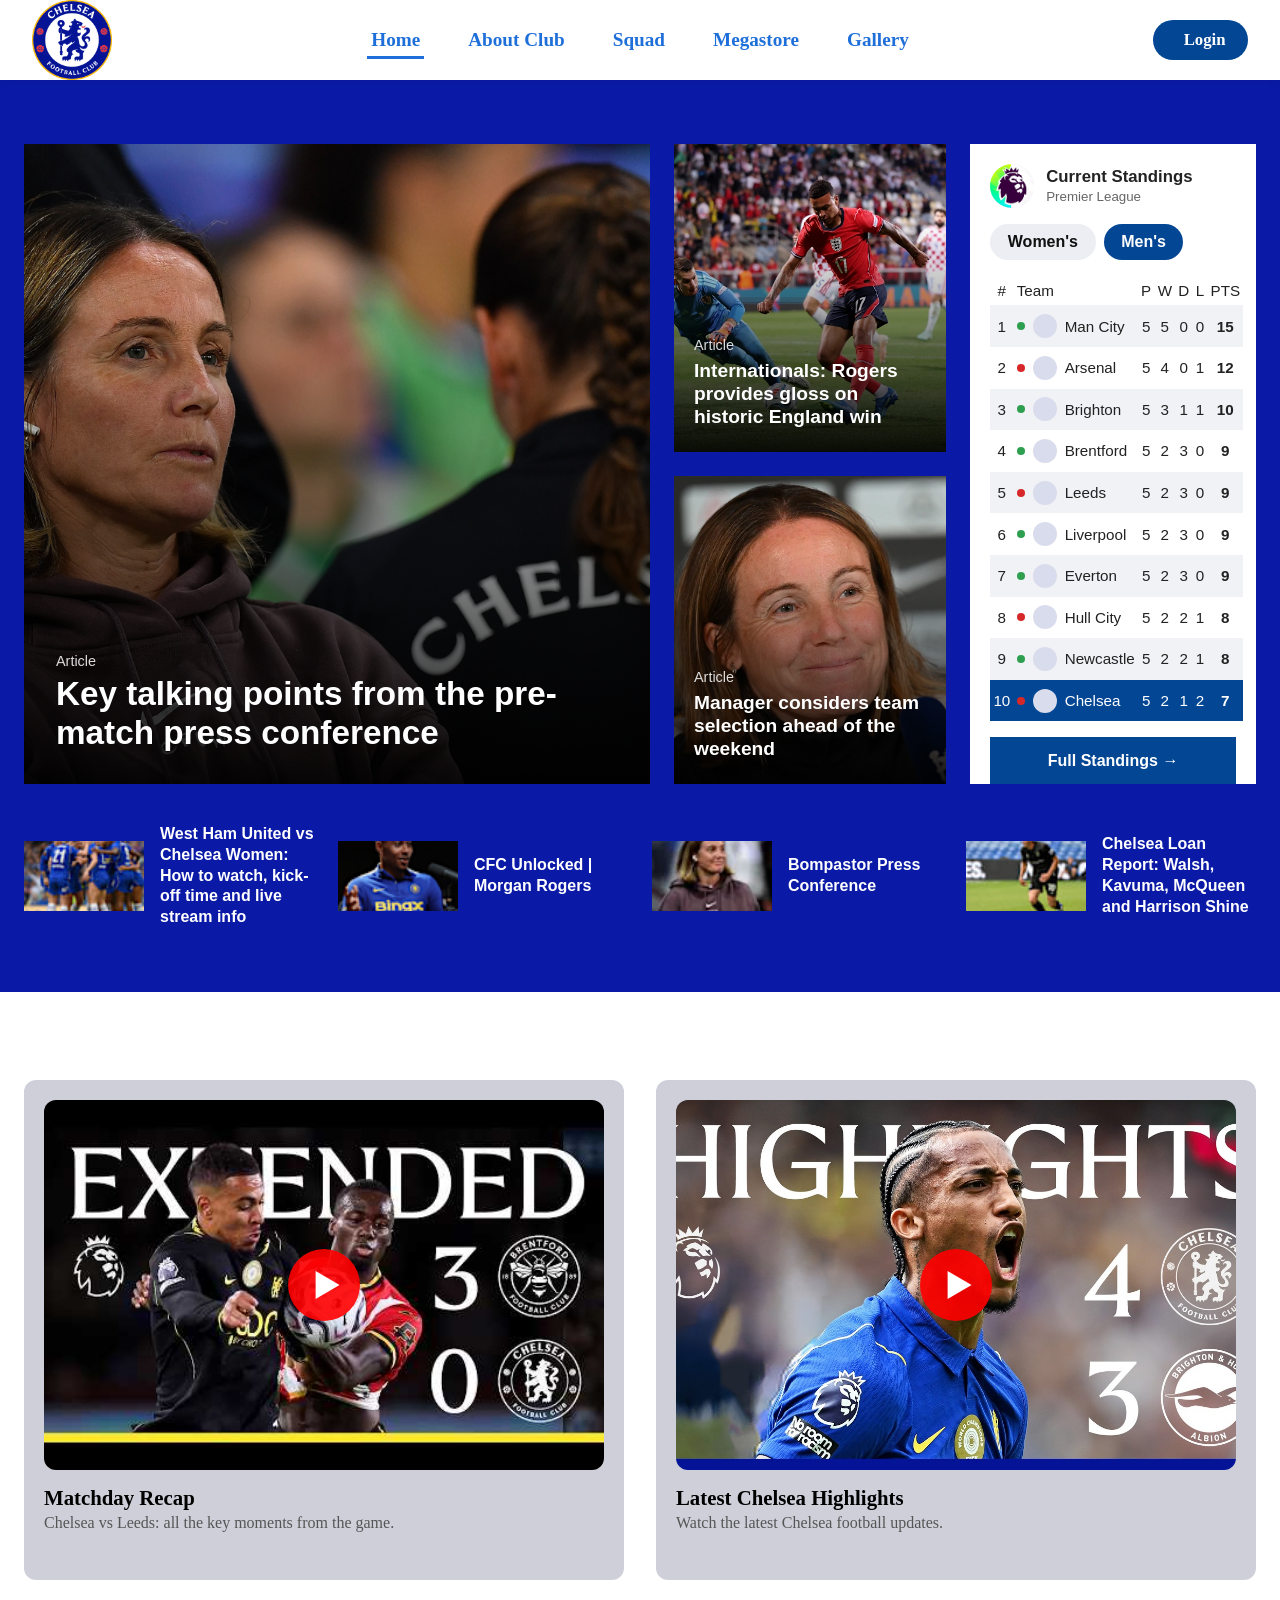
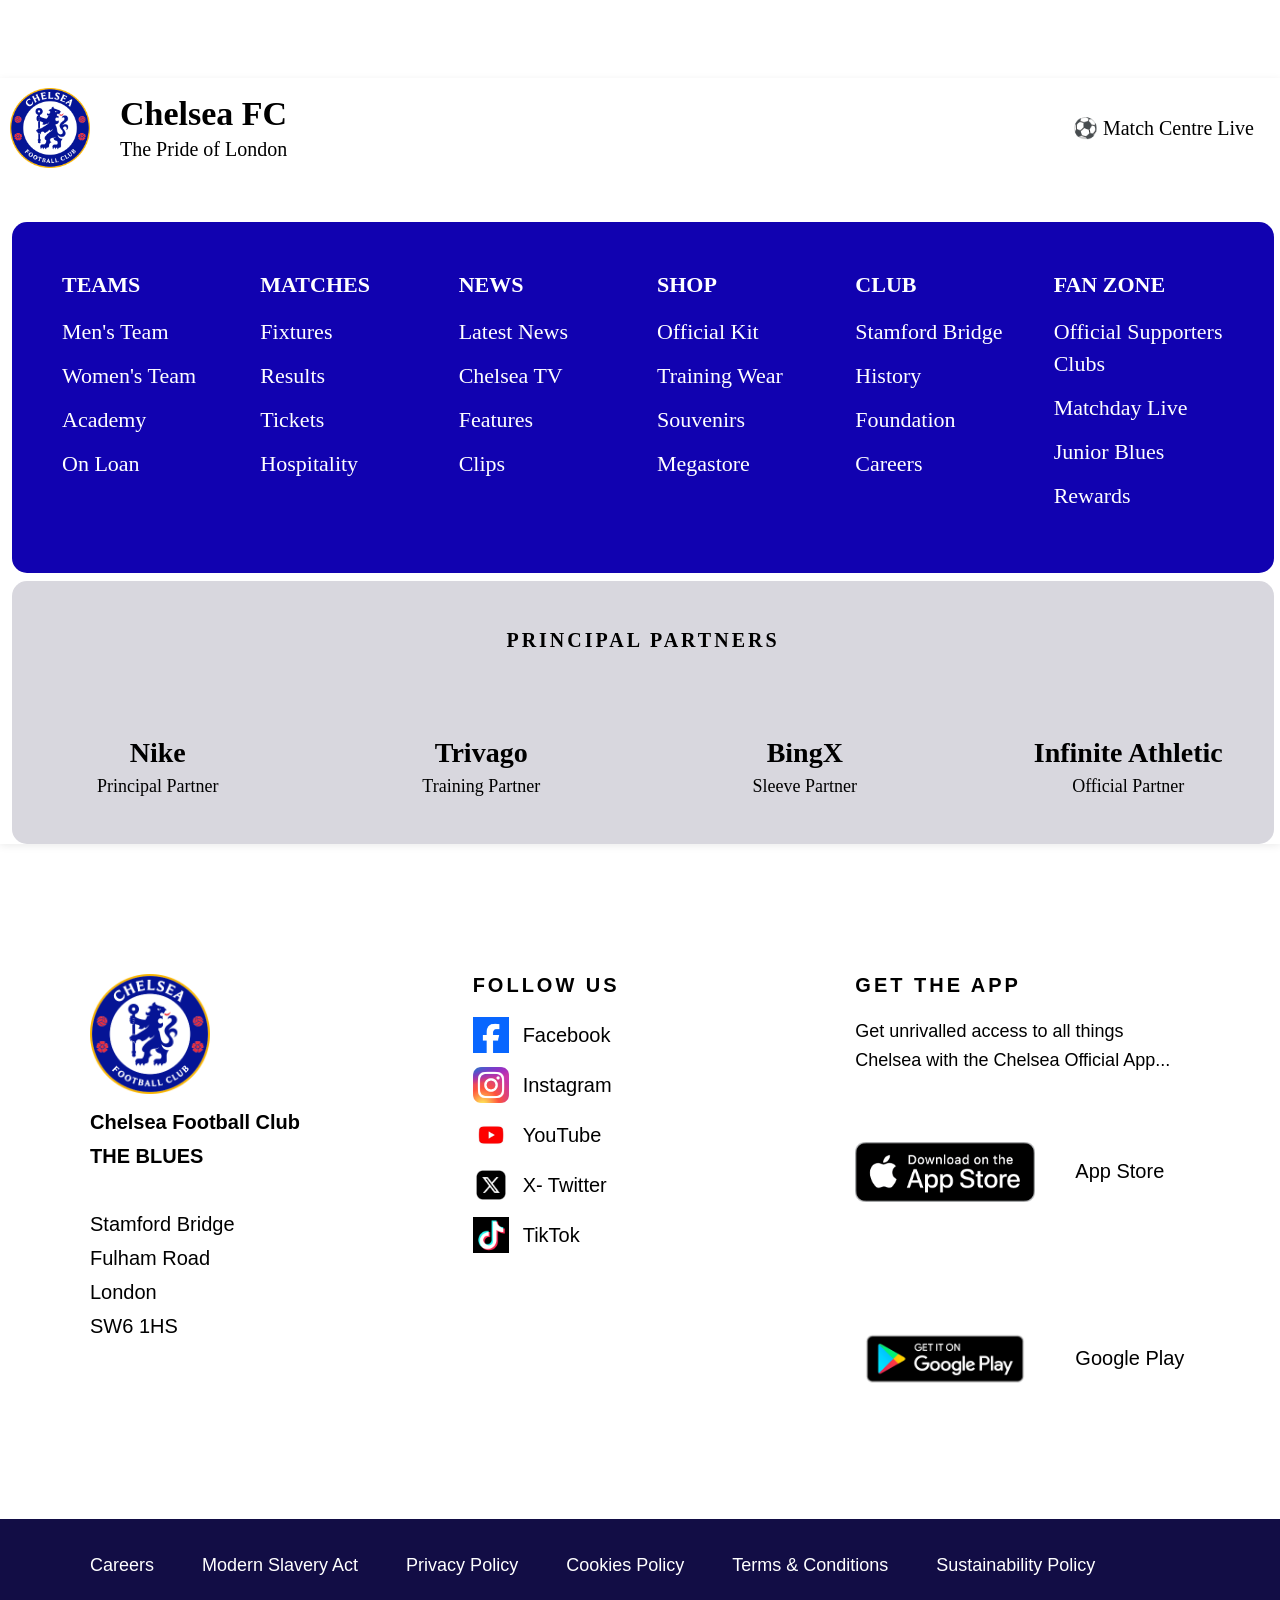
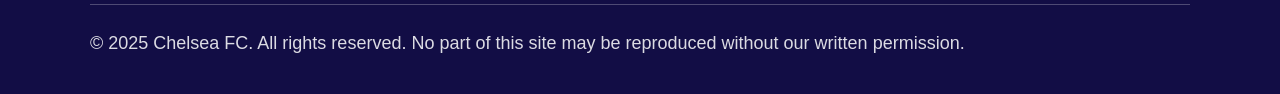
<file: index.html>
<!DOCTYPE html>
<html lang="en">
<head>
    <meta charset="UTF-8">
    <meta name="viewport" content="width=device-width, initial-scale=1.0">
    <title>The Blues - Chelsea Fan Hub</title>
   
    <!-- Custom CSS -->
    <link rel="stylesheet" href="style.css">
</head>
<body>


   <!-- THE MAIN HEADER ROW -->
<!-- THE HORIZONTAL BALANCED HEADER ROW -->
<header class="site-header">
  <div class="header-container">

    <!-- LEFT: logo -->
    <a class="logo" href="index.html">
      <img src="images/LOGO.png" alt="Chelsea FC Logo">
    </a>

    <!-- MIDDLE: nav links -->
    <nav class="nav-links">
      <a class="nav-link active" href="index.html">Home</a>
      <a class="nav-link" href="about.html">About Club</a>
      <a class="nav-link" href="team.html">Squad</a>
      <a class="nav-link" href="market.html">Megastore</a>
      <a class="nav-link" href="gallery.html">Gallery</a>
    </nav>

    <!-- RIGHT: login button -->
    <div class="header-actions" id="navAuthContainer">
      <a href="login.html" class="login-btn">
        <i class="fa-solid fa-circle-user"></i>
        <span>Login</span>
      </a>
    </div>

  </div>
</header>
 


<main> 

<section class="hero">
  <div class="hero-inner">

    <div class="hero-grid">

      <!-- BIG FEATURED ARTICLE: replace src, href, text -->
      
      
      <a class="news-card news-card--main" href="https://www.chelseafc.com/en/news/article/key-talking-points-from-sonia-bompastors-pre-west-ham-press-conference" target="_blank" rel="noopener">
        <img src="images/home/BIG FEATUED ARTICLE.png" alt="">
        <div class="news-text">
          <span class="news-tag">Article</span>
          <h2>Key talking points from the pre-match press conference</h2>
        </div>
      </a>

      
      
      <!-- TWO MEDIUM ARTICLES (TOP) -->
      <div class="hero-side">
        <a class="news-card" href="https://www.chelseafc.com/en/news/article/internationals-rogers-provides-gloss-on-historic-england-win" target="_blank" rel="noopener">
          <img src="images/home/TOP FEATURE.png" alt="">
          <div class="news-text">
            <span class="news-tag">Article</span>
            <h3>Internationals: Rogers provides gloss on historic England win</h3>
          </div>
        </a>
        
        <!-- TWO MEDIUM ARTICLES (BOTTOM)-->
        <a class="news-card" href="https://www.chelseafc.com/en/news/article/bompastor-considers-team-selection-against-west-ham" target="_blank" rel="noopener">
          <img src="images/home/BOTTOM FEATURE.png" alt="">
          <div class="news-text">
            <span class="news-tag">Article</span>
            <h3>Manager considers team selection ahead of the weekend</h3>
          </div>
        </a>
      </div>

      <!-- STANDINGS PANEL (rows are filled in by hero.js) -->
      <aside class="standings" aria-label="Current standings">
        <div class="standings-head">
          <img class="league-logo" src="images/home/current standings.png" alt="">
          <div>
            <strong>Current Standings</strong>
            <small>Premier League</small>
          </div>
        </div>

        <div class="standings-tabs" role="tablist">
          <button class="tab" role="tab" data-team="womens" aria-selected="false">Women's</button>
          <button class="tab is-active" role="tab" data-team="mens" aria-selected="true">Men's</button>
        </div>

        <table class="standings-table">
          <thead>
            <tr>
              <th>#</th>
              <th class="col-team">Team</th>
              <th>P</th><th>W</th><th>D</th><th>L</th>
              <th>PTS</th>
            </tr>
          </thead>
          <tbody id="standingsBody"></tbody>
        </table>

       <!-- FULL STANDINGS LINK -->
         <a class="standings-btn" href="https://cfc-prod-eu-west.azurewebsites.net/en/matches/womens-team-fixtures-and-results?tab=Tables&comp=3GqpoFIYBbaqwvUZ9t1Mve&season=SZnXY0nlLjz5ARHlc4CS5" target="_blank" rel="noopener">Full Standings &rarr;</a>
      </aside>

    </div>

    <!-- SMALL ARTICLES ROW: copy a block to add more -->
    
    <!--IMAGE 1-->
    <div class="news-strip">
      <a class="strip-item" href="https://www.chelseafc.com/en/news/article/west-ham-united-vs-chelsea-women-how-to-watch-kick-off-time-live-stream" target="_blank" rel="noopener">
        <img src="images/home/IMAGE 1.png" alt="">
        <span>West Ham United vs Chelsea Women: How to watch, kick-off time and live stream info</span>
      </a>
      
      <!--IMAGE 2-->
      <a class="strip-item" href="https://www.chelseafc.com/en/video/cfc-unlocked-or-episode-twelve-or-morgan-rogers" target="_blank" rel="noopener">
        <img src="images/home/IMAGE 2.png" alt="">
        <span>CFC Unlocked | Morgan Rogers</span>
      </a>
      
      <!--IMAGE 3-->
      <a class="strip-item" href="https://www.chelseafc.com/en/video/cfc-unlocked-or-episode-twelve-or-morgan-rogers" target="_blank" rel="noopener">
        <img src="images/home/IMAGE 3.png" alt="">
        <span>Bompastor Press Conference</span>
      </a>
      
      <!--IMAGE 4-->
      <a class="strip-item" href="https://www.chelseafc.com/en/news/article/chelsea-loan-report-walsh-kavuma-mcqueen-and-harrison-shine" target="_blank" rel="noopener">
        <img src="images/home/IMAGE 4.png" alt="">
        <span>Chelsea Loan Report: Walsh, Kavuma, McQueen and Harrison Shine</span>
      </a>
    </div>

  </div>

  
</section>

    

</main>

<!-- VIDEO SECTION -->
<section class="videos-section">
  <div class="video-container">

    <!-- LEFT VIDEO -->
    <div class="video-div left-div">
      <a class="ctv-video" href="https://www.youtube.com/watch?v=gwrydB4FO_Y" target="_blank" rel="noopener" aria-label="Watch Matchday Recap on YouTube">
        <img src="images/home/EXTENDED.png" alt="Matchday Recap: Chelsea vs Leeds">
        <span class="play-btn" aria-hidden="true"></span>
      </a>

      <h3 class="ctv-title">Matchday Recap</h3>
      <p class="ctv-desc">Chelsea vs Leeds: all the key moments from the game.</p>
    </div>

    <!-- RIGHT VIDEO -->
    <div class="video-div right-div">
      <a class="ctv-video" href="https://www.youtube.com/watch?v=1QvHaCXnIWg" target="_blank" rel="noopener" aria-label="Watch the latest Chelsea highlights on YouTube">
        <img src="images/home/HIGHLIGHTS.png" alt="Latest Chelsea Highlights">
        <span class="play-btn" aria-hidden="true"></span>
      </a>

      <h3 class="ctv-title">Latest Chelsea Highlights</h3>
      <p class="ctv-desc">Watch the latest Chelsea football updates.</p>
    </div>

  </div>
</section>

<!-- SECOND VIDEO SECTION -->

<!--<section class="2-videos-section">
  
    <div class="video-container">

        <!-- LEFT DIV 
        <div class="video-div left-div">

            <div class="ctv-video">
                <iframe
                    src="https://www.youtube.com/embed/VIDEO_ID_3"
                    title="Chelsea Football Club Video"
                    referrerpolicy="strict-origin-when-cross-origin"
                    allow="accelerometer; autoplay; clipboard-write; encrypted-media; gyroscope; picture-in-picture"
                    allowfullscreen>
                </iframe>
            </div>

            <h3 class="ctv-title">Chelsea Football Club Video</h3>

            <p class="ctv-desc">
                Watch the latest Chelsea football updates.
            </p>

        </div>


</section> -->




   
                    <!-- 5. OFFICIAL BRAND FOOTER (Sponsors, Main Links & Legal) -->

<div class="site-header">

  <!-- ========== 1. BRANDING BAR ========== -->
  <div class="brand-bar">
    <div class="brand-left">

      <!-- LOGO SLOT: put your <img> inside this circle -->
      <div class="logo-slot">
        <img src="images/LOGO.png" alt="Chelsea FC logo">
      </div>

      <div class="brand-text">
        <h1 class="brand-name">Chelsea FC</h1>
        <p class="brand-tagline">The Pride of London</p>
      </div>
    </div>

    <div class="brand-right">
      <button type="button" class="btn-live">⚽ Match Centre Live</button>
    </div>
  </div>

  <!-- ========== 2. MENU COLUMNS ========== -->
  <div class="menu-grid">

    <div class="menu-col">
      <h4>Teams</h4>
      <ul>
        <li>Men's Team</li>
        <li>Women's Team</li>
        <li>Academy</li>
        <li>On Loan</li>
      </ul>
    </div>

    <div class="menu-col">
      <h4>Matches</h4>
      <ul>
        <li>Fixtures</li>
        <li>Results</li>
        <li>Tickets</li>
        <li>Hospitality</li>
      </ul>
    </div>

    <div class="menu-col">
      <h4>News</h4>
      <ul>
        <li>Latest News</li>
        <li>Chelsea TV</li>
        <li>Features</li>
        <li>Clips</li>
      </ul>
    </div>

    <div class="menu-col">
      <h4>Shop</h4>
      <ul>
        <li>Official Kit</li>
        <li>Training Wear</li>
        <li>Souvenirs</li>
        <li>Megastore</li>
      </ul>
    </div>

    <div class="menu-col">
      <h4>Club</h4>
      <ul>
        <li>Stamford Bridge</li>
        <li>History</li>
        <li>Foundation</li>
        <li>Careers</li>
      </ul>
    </div>

    <div class="menu-col">
      <h4>Fan Zone</h4>
      <ul>
        <li>Official Supporters Clubs</li>
        <li>Matchday Live</li>
        <li>Junior Blues</li>
        <li>Rewards</li>
      </ul>
    </div>

  </div>

  <!-- ========== 3. PRINCIPAL PARTNERS ========== -->
  <div class="partners">
    <h5 class="partners-title">Principal Partners</h5>

    <div class="partners-grid">
      <div class="partner-card">
        <strong>Nike</strong>
        <span>Principal Partner</span>
      </div>
      <div class="partner-card">
        <strong>Trivago</strong>
        <span>Training Partner</span>
      </div>
      <div class="partner-card">
        <strong>BingX</strong>
        <span>Sleeve Partner</span>
      </div>
      <div class="partner-card">
        <strong>Infinite Athletic</strong>
        <span>Official Partner</span>
      </div>
    </div>
  </div>

</div>


<!--FOOTER-->

<!--FOOTER-->
<div class="ft2-page-end">

  <!-- ========== MAIN FOOTER BOX (blue) ========== -->
  <section class="ft2-box">
    <div class="ft2-inner">
      <div class="ft2-grid">

        <!-- COLUMN 1: LOGO + ADDRESS -->
        <div class="ft2-col">

          <!-- LOGO SLOT -->
          <div class="ft2-logo">
            <img src="images/LOGO.png" alt="Chelsea FC logo">
          </div>

          <div class="ft2-address">
            <strong>Chelsea Football Club</strong> 
            <strong>THE BLUES</strong> <br>
            <span>Stamford Bridge</span>
            <span>Fulham Road</span>
            <span>London</span>
            <span>SW6 1HS</span>
          </div>
        </div>

        <!-- COLUMN 2: SOCIAL MEDIA (image slot + name, tap to open) -->
        <div class="ft2-col">
          <h4 class="ft2-heading">Follow Us</h4>

          <a href="https://www.facebook.com/ChelseaFC/" class="ft2-item">
            <span class="ft2-slot"><img src="images/home/FACEBOOK.png" alt="Facebook"></span>
            <span class="ft2-item-text">Facebook</span>
          </a>

          <a href="https://www.instagram.com/chelseafc/?hl=en" class="ft2-item">
            <span class="ft2-slot"><img src="images/home/INSTAGRAM.png" alt="Instagram"></span>
            <span class="ft2-item-text">Instagram</span>
          </a>

          <a href="https://www.youtube.com/chelseafc" class="ft2-item">
            <span class="ft2-slot"><img src="images/home/YOUTUBE.png" alt="YouTube"></span>
            <span class="ft2-item-text">YouTube</span>
          </a>

          <a href="https://x.com/ChelseaFC" class="ft2-item">
            <span class="ft2-slot"><img src="images/home/TWITER.png" alt="X"></span>
            <span class="ft2-item-text">X- Twitter</span>
          </a>

          <a href="https://www.tiktok.com/@chelseafc?lang=en" class="ft2-item">
            <span class="ft2-slot"><img src="images/home/TIKTOK.png" alt="TikTok"></span>
            <span class="ft2-item-text">TikTok</span>
          </a>
        </div>

        <!-- COLUMN 3: DOWNLOADS -->
        <!-- COLUMN 3: DOWNLOADS -->
       <div class="ft2-col">
             <h4 class="ft2-heading">Get The App</h4>

            <p class="ft2-app-text">
               Get unrivalled access to all things Chelsea with the Chelsea Official App...
            </p>

            <a href="https://apps.apple.com/gb/app/chelsea-official-app/id1353142218" class="ft2-dl-item">
              <span class="ft2-dl-slot"><img class="ft2-dl-img" src="images/home/APP.png" alt="App Store"></span>
              <span class="ft2-dl-text">App Store</span>
            </a>

              <a href="https://play.google.com/store/apps/details?id=com.chelseafc.the5thstand&hl=en_US&gl=US&deep_link_value=Website_Landing_Preferences&af_dp=cfcapp%3A%2F%2FaccountInfo%2Fsettings%2Fnotifications&shortlink=03ey3mli&source_caller=ui&onelink_id=1WUW&c=Website_Landing_Preferences&pid=Website" class="ft2-dl-item">
              <span class="ft2-dl-slot"><img class="ft2-dl-img" src="images/home/GOOGLE .png" alt="Google Play"></span>
              <span class="ft2-dl-text">Google Play</span>
            </a>
        </div>

      </div>
    </div>
  </section>

  <!-- ========== LEGAL BOX (dark, separate) ========== -->
  <section class="ft2-legal-box">
    <div class="ft2-inner">

      <div class="ft2-legal">
        <a href="#">Careers</a>
        <a href="#">Modern Slavery Act</a>
        <a href="#">Privacy Policy</a>
        <a href="#">Cookies Policy</a>
        <a href="#">Terms &amp; Conditions</a>
        <a href="#">Sustainability Policy</a>
      </div>

      <p class="ft2-copy">
        © 2025 Chelsea FC. All rights reserved. No part of this site may be reproduced without our written permission.
      </p>

    </div>
  </section>

</div>

     <!-- Bootstrap 5 JavaScript Bundle with Popper -->
    <script src="https://cdn.jsdelivr.net/npm/bootstrap@5.3.3/dist/js/bootstrap.bundle.min.js" crossorigin="anonymous"></script>

    <!-- HERO STANDINGS -->
    <script>
    (function () {

      var standings = {
        mens: [
          { pos: 1,  team: "Man City",  p: 5, w: 5, d: 0, l: 0, pts: 15, form: "w", crest: "" },
          { pos: 2,  team: "Arsenal",   p: 5, w: 4, d: 0, l: 1, pts: 12, form: "l", crest: "" },
          { pos: 3,  team: "Brighton",  p: 5, w: 3, d: 1, l: 1, pts: 10, form: "w", crest: "" },
          { pos: 4,  team: "Brentford", p: 5, w: 2, d: 3, l: 0, pts: 9,  form: "w", crest: "" },
          { pos: 5,  team: "Leeds",     p: 5, w: 2, d: 3, l: 0, pts: 9,  form: "l", crest: "" },
          { pos: 6,  team: "Liverpool", p: 5, w: 2, d: 3, l: 0, pts: 9,  form: "w", crest: "" },
          { pos: 7,  team: "Everton",   p: 5, w: 2, d: 3, l: 0, pts: 9,  form: "w", crest: "" },
          { pos: 8,  team: "Hull City", p: 5, w: 2, d: 2, l: 1, pts: 8,  form: "l", crest: "" },
          { pos: 9,  team: "Newcastle", p: 5, w: 2, d: 2, l: 1, pts: 8,  form: "w", crest: "" },
          { pos: 10, team: "Chelsea",   p: 5, w: 2, d: 1, l: 2, pts: 7,  form: "l", crest: "", us: true }
        ],
        womens: [
          { pos: 1,  team: "Man City Women",     p: 4, w: 4, d: 0, l: 0, pts: 12, form: "w", crest: "" },
          { pos: 2,  team: "Chelsea",            p: 4, w: 3, d: 0, l: 1, pts: 9,  form: "w", crest: "", us: true },
          { pos: 3,  team: "London City Lions",  p: 4, w: 3, d: 1, l: 0, pts: 10, form: "w", crest: "" },
          { pos: 4,  team: "Tottenham Women",    p: 4, w: 2, d: 1, l: 1, pts: 7,  form: "l", crest: "" },
          { pos: 5,  team: "Everton Women",      p: 4, w: 2, d: 0, l: 2, pts: 6,  form: "w", crest: "" },
          { pos: 6,  team: "Liverpool Women",    p: 4, w: 1, d: 2, l: 1, pts: 5,  form: "l", crest: "" },
          { pos: 7,  team: "Man Utd Women",      p: 4, w: 1, d: 1, l: 2, pts: 4,  form: "l", crest: "" },
          { pos: 8,  team: "Crystal Palace ",    p: 4, w: 1, d: 0, l: 3, pts: 3,  form: "l", crest: "" },
          { pos: 9,  team: "Brighton Women",     p: 4, w: 0, d: 2, l: 2, pts: 2,  form: "l", crest: "" },
          { pos: 10, team: "Arsenal Women",      p: 4, w: 0, d: 1, l: 3, pts: 1,  form: "l", crest: "" }
        ]
      };

      var body  = document.getElementById("standingsBody");
      var table = document.querySelector(".standings-table");
      var tabs  = document.querySelectorAll(".standings-tabs .tab");

      if (!body || !table) { console.error("Standings table not found in the page"); return; }

      function render(key) {
        body.innerHTML = standings[key].map(function (r) {
          return '<tr class="' + (r.us ? "is-us" : "") + '">' +
            '<td>' + r.pos + '</td>' +
            '<td class="team"><span class="dot ' + r.form + '"></span>' +
              (r.crest ? '<img class="crest" src="' + r.crest + '" alt="">' : '<span class="crest"></span>') +
              r.team + '</td>' +
            '<td>' + r.p + '</td><td>' + r.w + '</td><td>' + r.d + '</td><td>' + r.l + '</td>' +
            '<td class="pts">' + r.pts + '</td></tr>';
        }).join("");
      }

      tabs.forEach(function (tab) {
        tab.addEventListener("click", function () {
          if (tab.classList.contains("is-active")) return;

          tabs.forEach(function (t) {
            t.classList.toggle("is-active", t === tab);
            t.setAttribute("aria-selected", t === tab);
          });

          table.classList.add("is-switching");
          setTimeout(function () {
            render(tab.dataset.team);
            table.classList.remove("is-switching");
          }, 250);
        });
      });

      render("mens");
    })();
    </script>


</body>
</html>
</file>
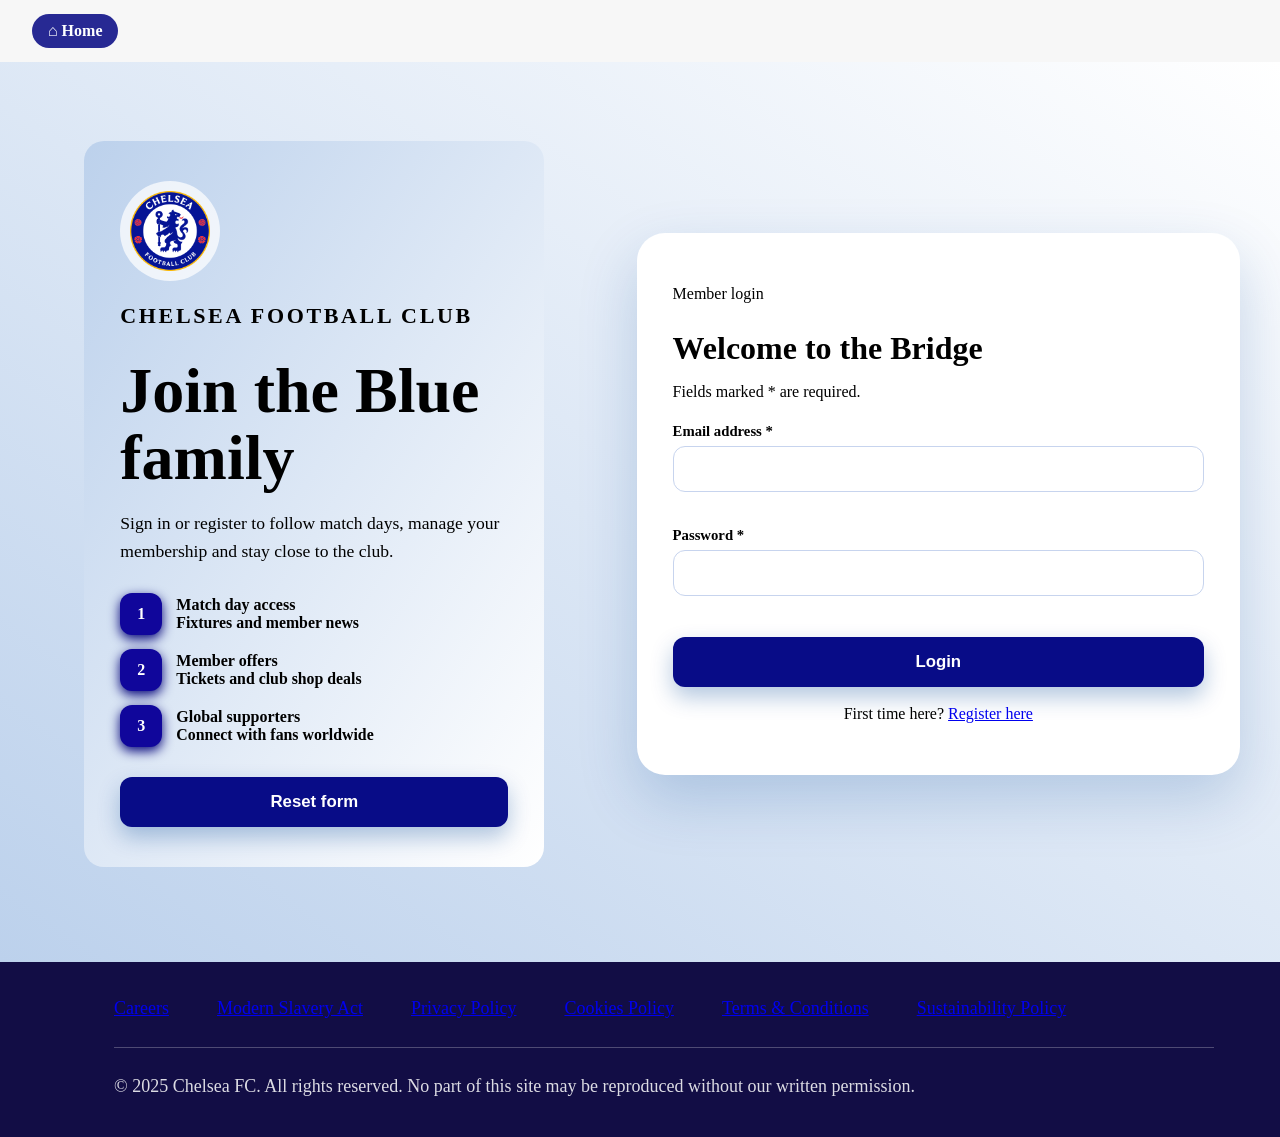
<file: login.html>
<!DOCTYPE html>
<html lang="en">
<head>
  <meta charset="UTF-8">
  <meta name="viewport" content="width=device-width, initial-scale=1">
  <title>Chelsea FC – Member Login</title>
  <link rel="stylesheet" href="style.css">
</head>
<body>

  <!-- ===== TOP NAV (Home link stays top-left) ===== -->
  <header class="topbar">
    <a href="index.html" class="home-link" id="homeLink">&#8962; Home</a>
    <button class="signout-btn" id="signOutBtn" hidden>Sign out</button>
  </header>

  <main class="page">

    <!-- ===== LEFT PANEL ===== -->
    <section class="login-hero">
        <div class="logo-slot">
            <img src="images/LOGO.png" alt="Chelsea FC logo">
         </div>
            <p class="eyebrow">Chelsea Football Club</p> <br>
            <h1>Join the Blue family</h1>
             <p class="hero-text">Sign in or register to follow match days, manage your membership and stay close to the club.</p>
         <ul class="perks">
             <li><span>1</span><div><strong>Match day access</strong><small>Fixtures and member news</small></div></li>
             <li><span>2</span><div><strong>Member offers</strong><small>Tickets and club shop deals</small></div></li>
             <li><span>3</span><div><strong>Global supporters</strong><small>Connect with fans worldwide</small></div></li>
          </ul>
        <button type="button" class="btn" id="resetBtn">Reset form</button>
    </section>
    <!-- ===== RIGHT PANEL ===== -->
    <section class="card">

      <!-- Message banner (login / welcome messages) -->
      <div class="banner" id="banner" hidden></div>

      <!-- ----- LOGIN FORM ----- -->
      <form id="loginForm" class="form" novalidate>
        <p class="eyebrow">Member login</p>
        <h2>Welcome to the Bridge</h2>
        <p class="note">Fields marked * are required.</p>
        <div class="grid one">
          <label>Email address *
            <input type="email" id="loginEmail" autocomplete="email">
            <small class="err"></small>
          </label>
          <label>Password *
            <input type="password" id="loginPassword" autocomplete="current-password">
            <small class="err"></small>
          </label>
        </div>
        <button class="btn" type="submit">Login</button>
        <p class="switch">First time here? <a href="#" id="showRegister">Register here</a></p>
      </form>

      <!-- ----- REGISTER FORM ----- -->
      <form id="registerForm" class="form" novalidate hidden>
        <p class="eyebrow">New member</p>
        <h2>Create your account</h2>
        <p class="note">Fields marked * are required.</p>
        <div class="grid">
          <label>Full name *
            <input type="text" id="regName" autocomplete="name">
            <small class="err"></small>
          </label>
          <label>Email address *
            <input type="email" id="regEmail" autocomplete="email">
            <small class="err"></small>
          </label>
          <label>Phone number *
            <input type="tel" id="regPhone" placeholder="e.g. 256700123456">
            <small class="err"></small>
          </label>
          <label>Date of birth *
            <input type="date" id="regDob">
            <small class="err"></small>
          </label>
          <label class="full">Country *
            <select id="regCountry"><option value="">Choose a country</option></select>
            <small class="err"></small>
          </label>
          <label>Password *
            <input type="password" id="regPassword" autocomplete="new-password">
            <small class="err"></small>
          </label>
          <label>Confirm password *
            <input type="password" id="regConfirm" autocomplete="new-password">
            <small class="err"></small>
          </label>
        </div>
        <button class="btn" type="submit">Register</button>
        <p class="switch">Already a member? <a href="#" id="showLogin">Login here</a></p>
      </form>

      <!-- ----- WELCOME VIEW (after sign in) ----- -->
      <div id="welcomeView" class="form" hidden>
        <p class="eyebrow">Signed in</p>
        <h2 id="welcomeTitle"></h2>
        <p class="note" id="welcomeText"></p>
        <button class="btn" type="button" id="welcomeSignOut">Sign out</button>
      </div>

    </section>
  </main>

  <!-- ========== LEGAL BOX (dark, separate) ========== -->
  <section class="ft2-legal-box">
    <div class="ft2-inner">

      <div class="ft2-legal">
        <a href="#">Careers</a>
        <a href="#">Modern Slavery Act</a>
        <a href="#">Privacy Policy</a>
        <a href="#">Cookies Policy</a>
        <a href="#">Terms &amp; Conditions</a>
        <a href="#">Sustainability Policy</a>
      </div>

      <p class="ft2-copy">
        © 2025 Chelsea FC. All rights reserved. No part of this site may be reproduced without our written permission.
      </p>

    </div>
  </section>


  <script src="script.js"></script>
</body>
</html>
</file>
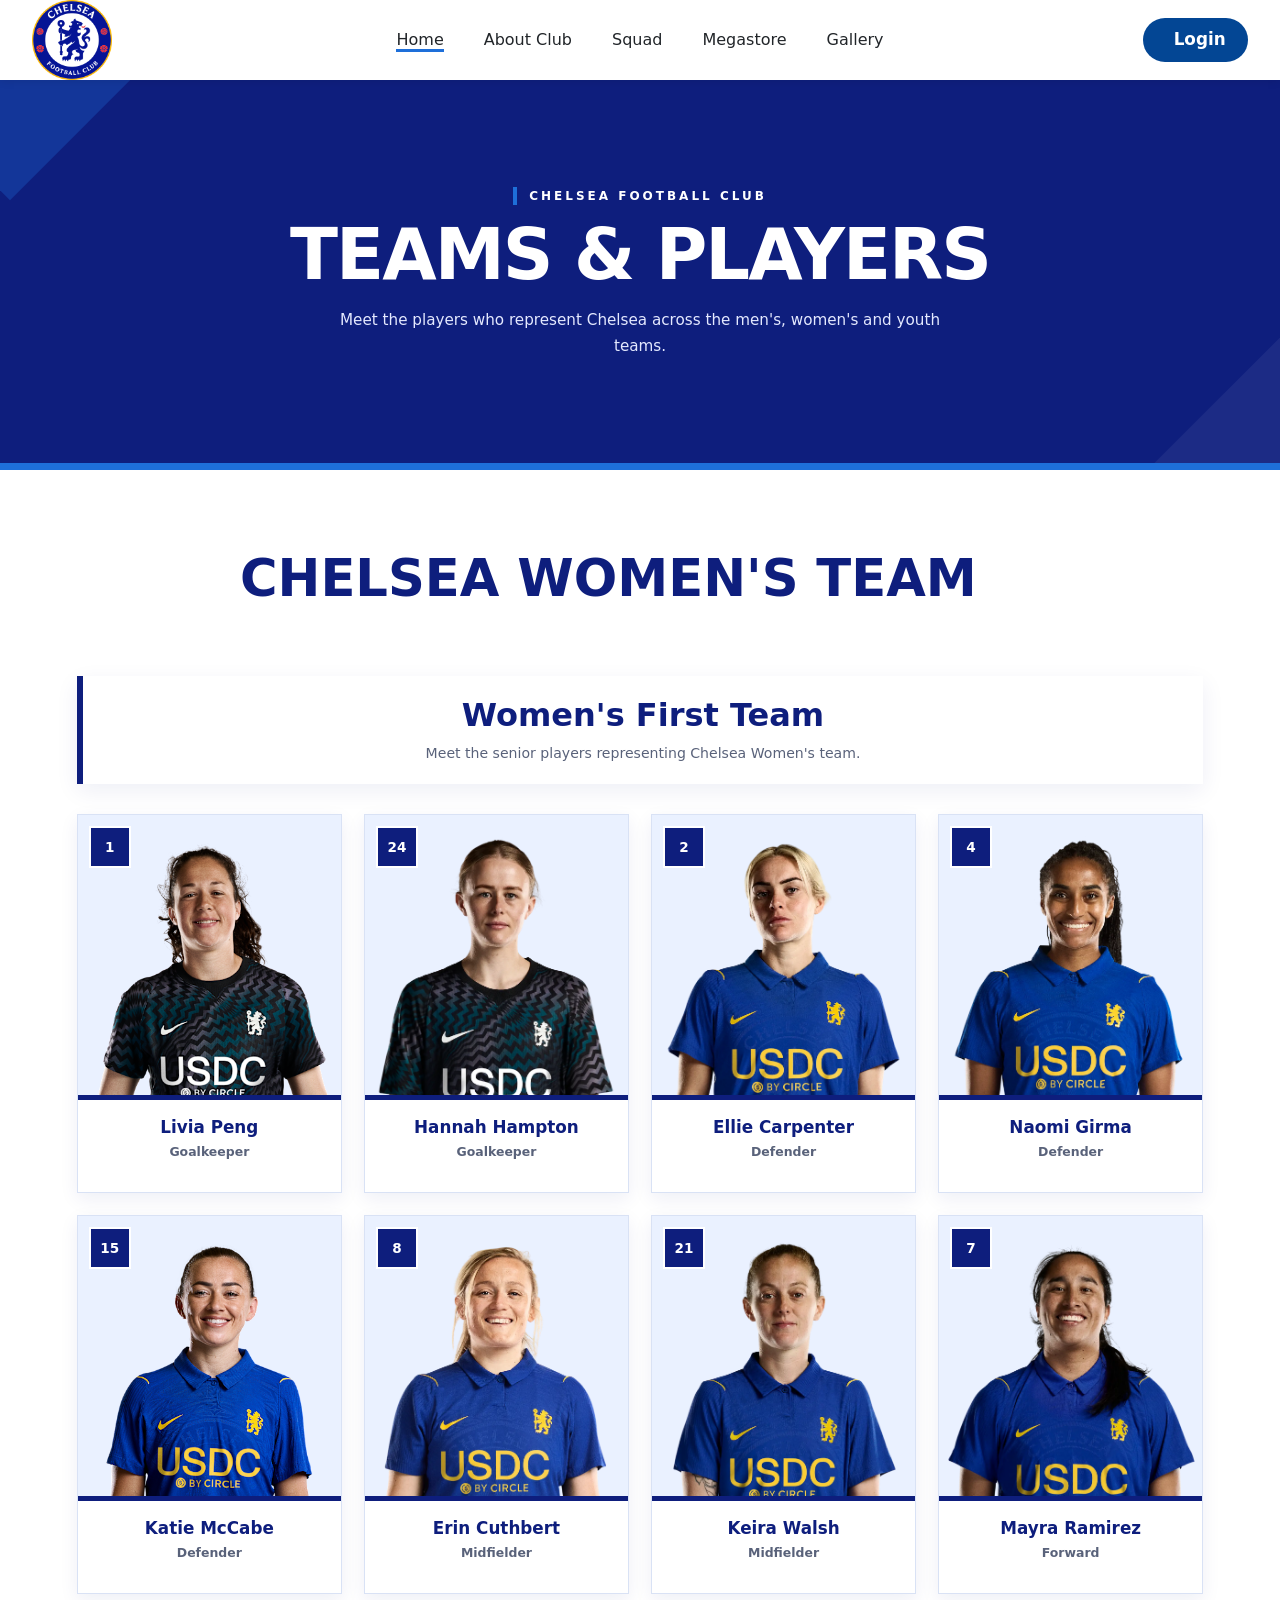
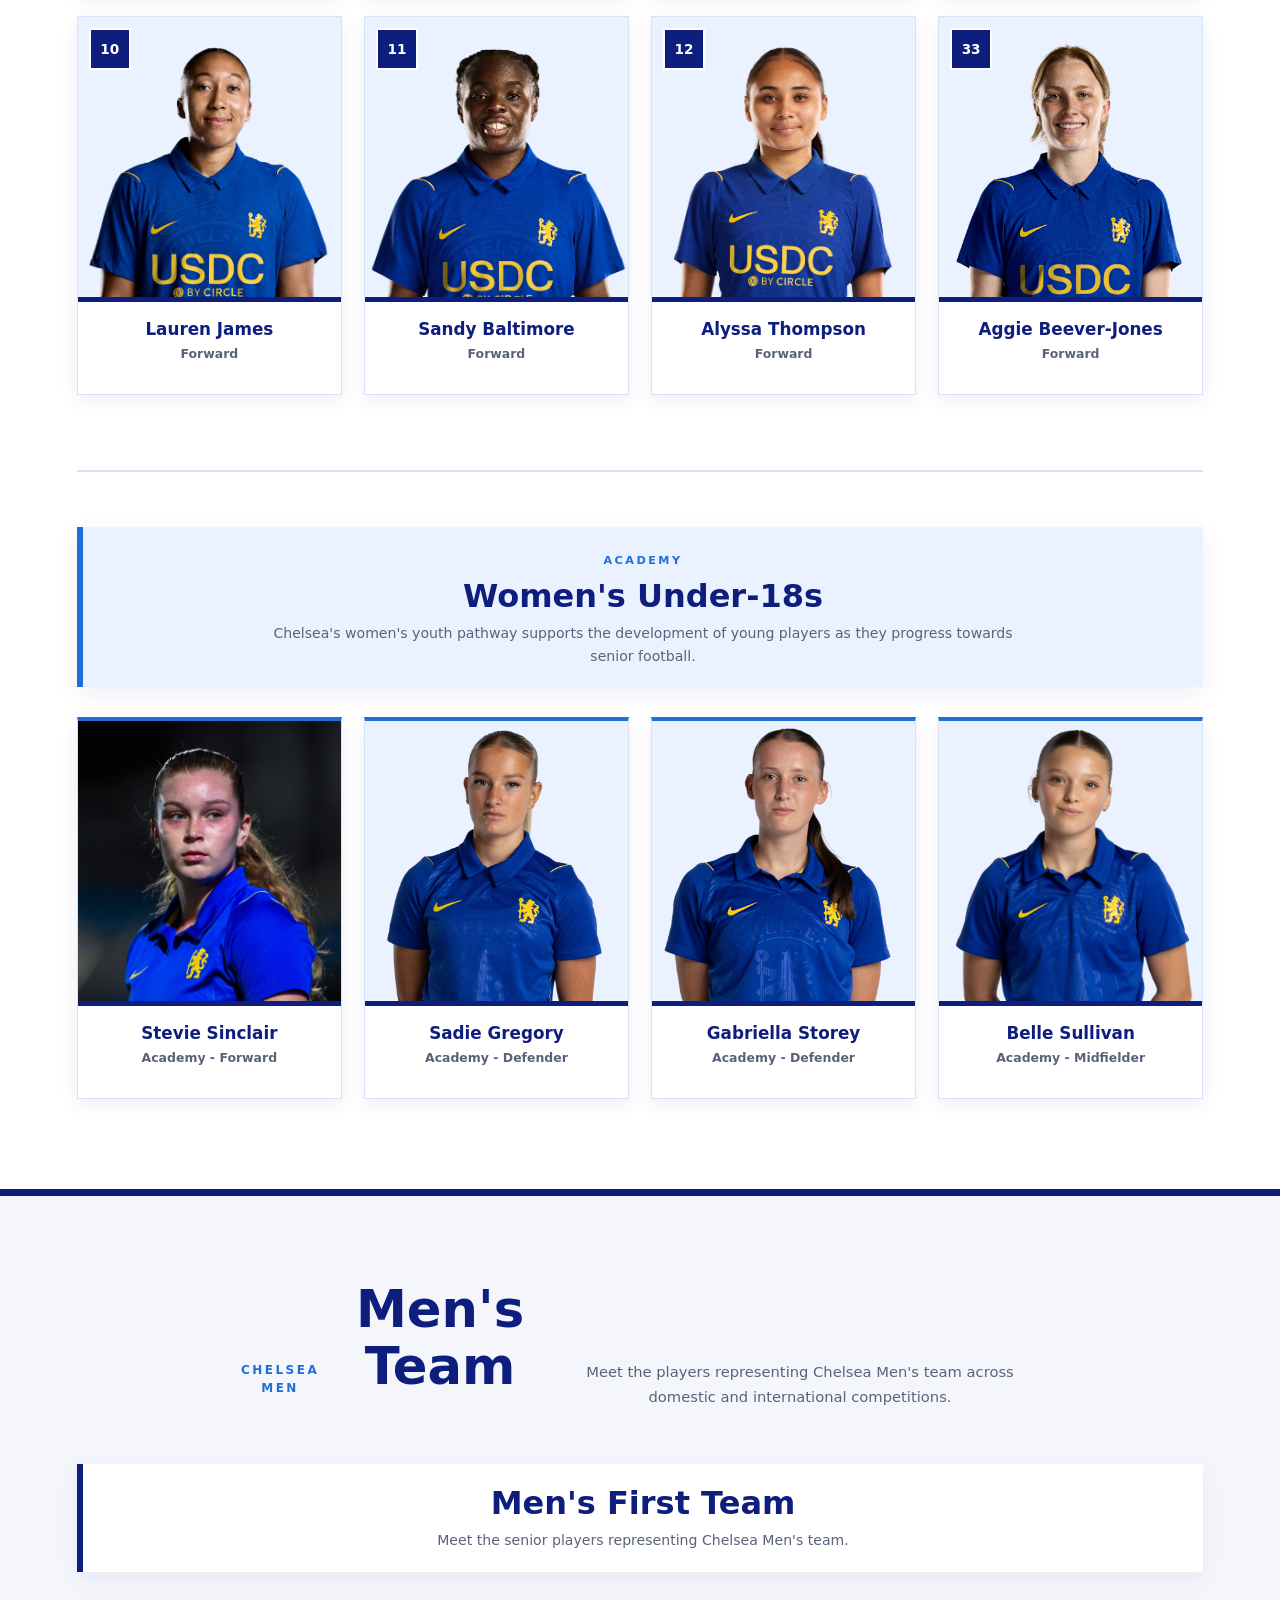
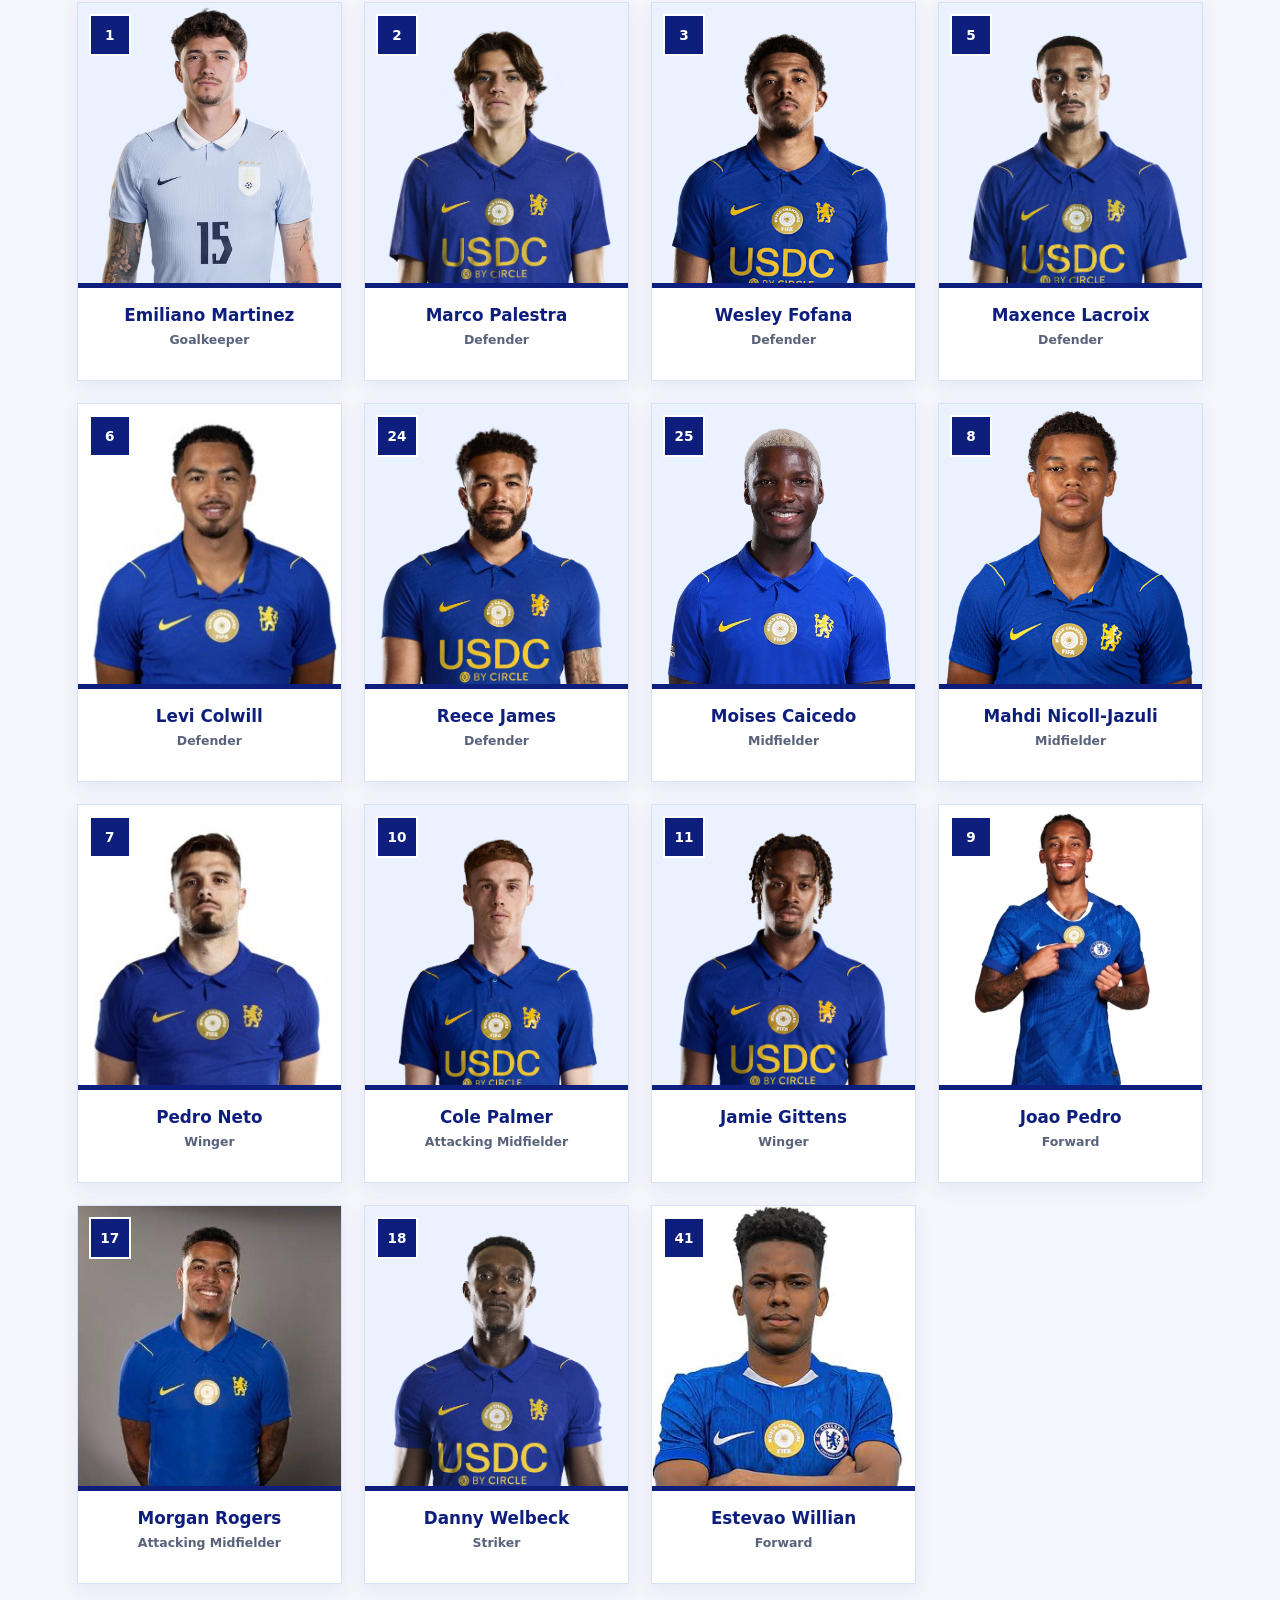
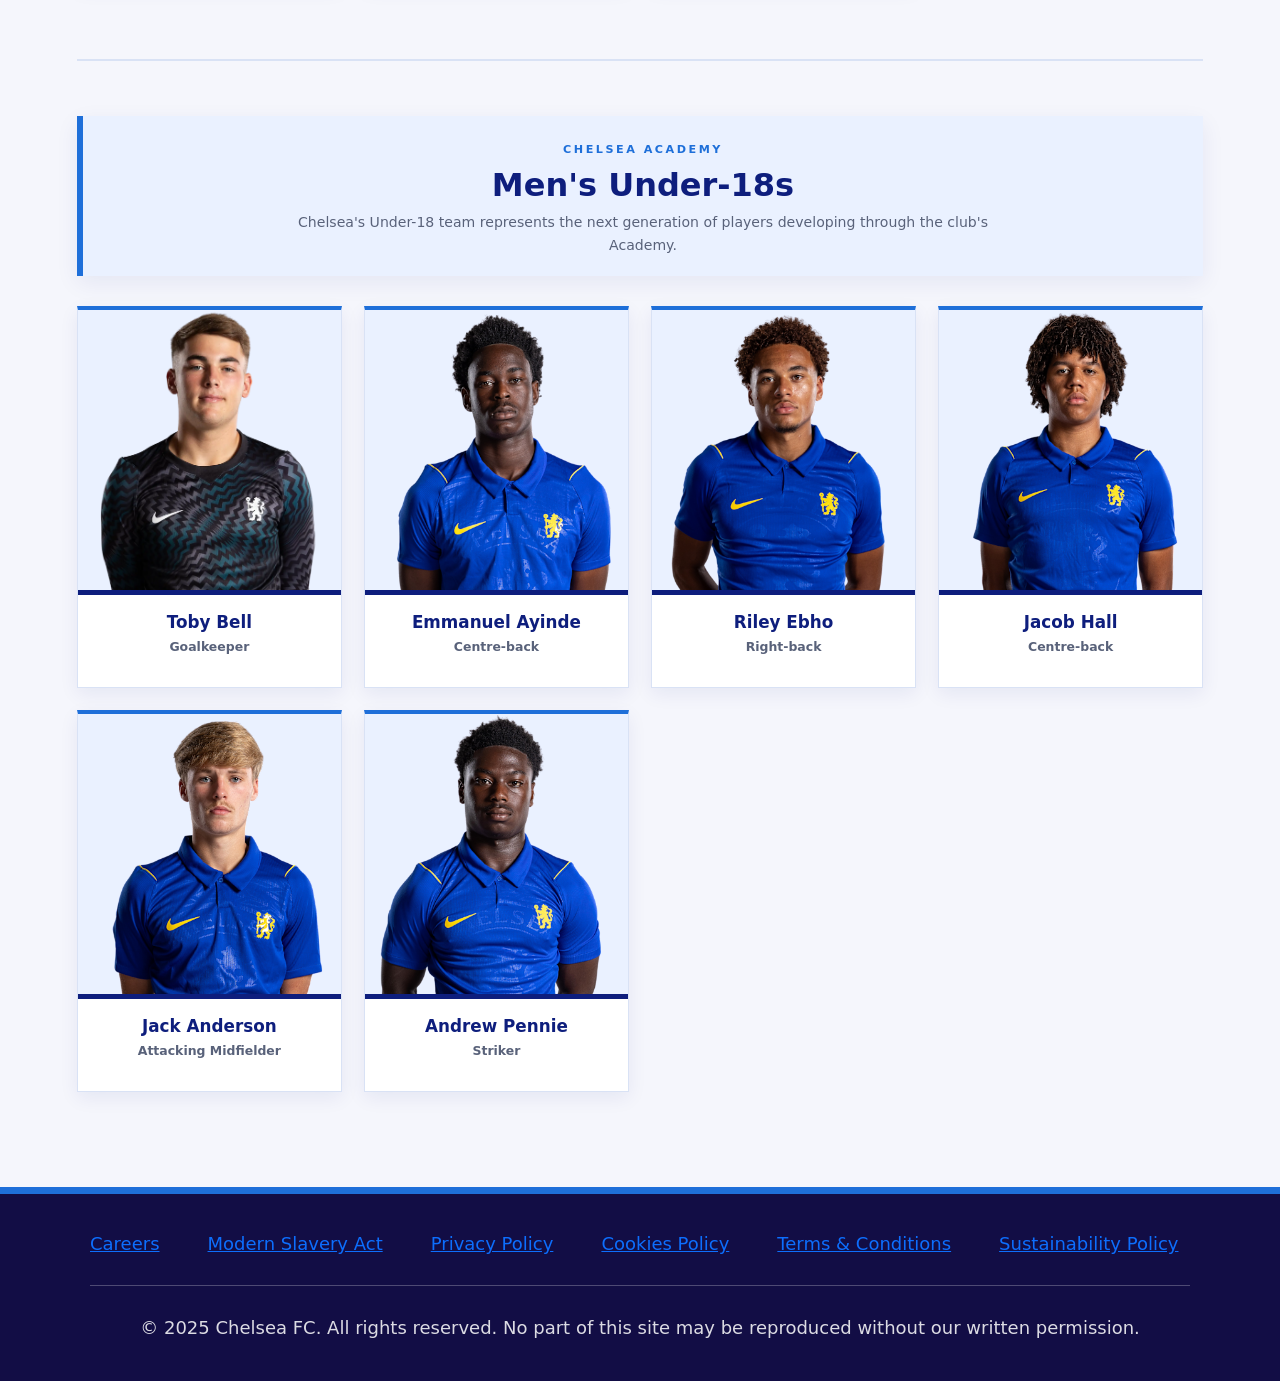
<file: team.html>
<!DOCTYPE html>
<html lang="en">

<head>
    <meta charset="UTF-8">
    <meta name="viewport" content="width=device-width, initial-scale=1.0">

    <title>About Chelsea FC</title>

    <link rel="stylesheet" href="style.css">

    <script src="script.js" defer></script>

     <link href="https://cdn.jsdelivr.net/npm/bootstrap@5.3.8/dist/css/bootstrap.min.css" rel="stylesheet" integrity="sha384-sRIl4kxILFvY47J16cr9ZwB07vP4J8+LH7qKQnuqkuIAvNWLzeN8tE5YBujZqJLB" crossorigin="anonymous">


</head>

<body>

<!-- ========================= HEADER ========================== -->
   

<!-- THE HORIZONTAL BALANCED HEADER ROW -->
<header class="site-header">
  <div class="header-container">

    <!-- LEFT: logo -->
    <a class="logo" href="index.html">
      <img src="images/LOGO.png" alt="Chelsea FC Logo">
    </a>

    <!-- MIDDLE: nav links -->
    <nav class="nav-links">
      <a class="nav-link active" href="index.html">Home</a>
      <a class="nav-link" href="about.html">About Club</a>
      <a class="nav-link" href="team.html">Squad</a>
      <a class="nav-link" href="market.html">Megastore</a>
      <a class="nav-link" href="gallery.html">Gallery</a>
    </nav>

    <!-- RIGHT: login button -->
    <div class="header-actions" id="navAuthContainer">
      <a href="login.html" class="login-btn">
        <i class="fa-solid fa-circle-user"></i>
        <span>Login</span>
      </a>
    </div>

  </div>
</header>
 



<!-- =========================================================
     TEAM PAGE
========================================================= -->

<main class="team-page">


    <!-- =====================================================
         TEAM HERO
    ====================================================== -->

    <section class="team-hero">

        <div class="team-hero-content">

            <p class="section-tag">
                CHELSEA FOOTBALL CLUB
            </p>

            <h1>
                TEAMS &amp; PLAYERS
            </h1>

            <p>
                Meet the players who represent Chelsea across
                the men's, women's and youth teams.
            </p>

        </div>

    </section>



    <!-- =====================================================
         WOMEN'S TEAM
    ====================================================== -->

    <section class="team-section womens-team">


        <!-- =================================================
             WOMEN'S SECTION HEADING
        ================================================== -->

        <div class="section-heading">

            <h2>
                CHELSEA WOMEN'S TEAM
            </h2>


        </div>



        <!-- =================================================
             WOMEN'S FIRST TEAM
        ================================================== -->

        <div class="squad-section">

            <div class="squad-heading">

                <h3>
                    Women's First Team
                </h3>

                <p>
                    Meet the senior players representing
                    Chelsea Women's team.
                </p>

            </div>


            <!-- =================================================
                 WOMEN'S PLAYERS
            ================================================== -->

            <div class="players-grid">


                <!-- =================================================
                     PLAYER 1 - LIVIA PENG
                ================================================== -->

                <article class="player-card">

                    <div class="player-image">

                        <img
                            src="images/players/womens_team/LIVIA PENG.png"
                            alt="Livia Peng">

                    </div>

                    <div class="player-info">

                        <span class="player-number">
                            1
                        </span>

                        <h4>
                            Livia Peng
                        </h4>

                        <p>
                            Goalkeeper
                        </p>

                    </div>

                </article>



                <!-- =================================================
                     PLAYER 2 - HANNAH HAMPTON
                ================================================== -->

                <article class="player-card">

                    <div class="player-image">

                        <img
                            src="images/players/womens_team/HANNAH HAMPTON.webp"
                            alt="Hannah Hampton">

                    </div>

                    <div class="player-info">

                        <span class="player-number">
                            24
                        </span>

                        <h4>
                            Hannah Hampton
                        </h4>

                        <p>
                            Goalkeeper
                        </p>

                    </div>

                </article>



                <!-- =================================================
                     PLAYER 3 - ELLIE CARPENTER
                ================================================== -->

                <article class="player-card">

                    <div class="player-image">

                        <img
                            src="images/players/womens_team/ELLIE CARPENTER.webp"
                            alt="Ellie Carpenter">

                    </div>

                    <div class="player-info">

                        <span class="player-number">
                            2
                        </span>

                        <h4>
                            Ellie Carpenter
                        </h4>

                        <p>
                            Defender
                        </p>

                    </div>

                </article>



                <!-- =================================================
                     PLAYER 4 - NAOMI GIRMA
                ================================================== -->

                <article class="player-card">

                    <div class="player-image">

                        <img
                            src="images/players/womens_team/NAOMI GIRMA.webp"
                            alt="Naomi Girma">

                    </div>

                    <div class="player-info">

                        <span class="player-number">
                            4
                        </span>

                        <h4>
                            Naomi Girma
                        </h4>

                        <p>
                            Defender
                        </p>

                    </div>

                </article>



                <!-- =================================================
                     PLAYER 5 - KATIE MCCABE
                ================================================== -->

                <article class="player-card">

                    <div class="player-image">

                        <img
                            src="images/players/womens_team/KATIE MC CABE.png"
                            alt="Katie McCabe">

                    </div>

                    <div class="player-info">

                        <span class="player-number">
                            15
                        </span>

                        <h4>
                            Katie McCabe
                        </h4>

                        <p>
                            Defender
                        </p>

                    </div>

                </article>



                <!-- =================================================
                     PLAYER 6 - ERIN CUTHBERT
                ================================================== -->

                <article class="player-card">

                    <div class="player-image">

                        <img
                            src="images/players/womens_team/ERIN CUTHBERT.webp"
                            alt="Erin Cuthbert">

                    </div>

                    <div class="player-info">

                        <span class="player-number">
                            8
                        </span>

                        <h4>
                            Erin Cuthbert
                        </h4>

                        <p>
                            Midfielder
                        </p>

                    </div>

                </article>



                <!-- =================================================
                     PLAYER 7 - KEIRA WALSH
                ================================================== -->

                <article class="player-card">

                    <div class="player-image">

                        <img
                            src="images/players/womens_team/KEIRA WALSH.webp"
                            alt="Keira Walsh">

                    </div>

                    <div class="player-info">

                        <span class="player-number">
                            21
                        </span>

                        <h4>
                            Keira Walsh
                        </h4>

                        <p>
                            Midfielder
                        </p>

                    </div>

                </article>



                <!-- =================================================
                     PLAYER 8 - MAYRA RAMIREZ
                ================================================== -->

                <article class="player-card">

                    <div class="player-image">

                        <img
                            src="images/players/womens_team/MYRA RAMIREZ.webp"
                            alt="Mayra Ramirez">

                    </div>

                    <div class="player-info">

                        <span class="player-number">
                            7
                        </span>

                        <h4>
                            Mayra Ramirez
                        </h4>

                        <p>
                            Forward
                        </p>

                    </div>

                </article>



                <!-- =================================================
                     PLAYER 9 - LAUREN JAMES
                ================================================== -->

                <article class="player-card">

                    <div class="player-image">

                        <img
                            src="images/players/womens_team/LAUREN JAMES.webp"
                            alt="Lauren James">

                    </div>

                    <div class="player-info">

                        <span class="player-number">
                            10
                        </span>

                        <h4>
                            Lauren James
                        </h4>

                        <p>
                            Forward
                        </p>

                    </div>

                </article>



                <!-- =================================================
                     PLAYER 10 - SANDY BALTIMORE
                ================================================== -->

                <article class="player-card">

                    <div class="player-image">

                        <img
                            src="images/players/womens_team/SANDI BALTIMORE.webp"
                            alt="Sandy Baltimore">

                    </div>

                    <div class="player-info">

                        <span class="player-number">
                            11
                        </span>

                        <h4>
                            Sandy Baltimore
                        </h4>

                        <p>
                            Forward
                        </p>

                    </div>

                </article>



                <!-- =================================================
                     PLAYER 11 - ALYSSA THOMPSON
                ================================================== -->

                <article class="player-card">

                    <div class="player-image">

                        <img
                            src="images/players/womens_team/ALYSA THOMPSON.webp"
                            alt="Alyssa Thompson">

                    </div>

                    <div class="player-info">

                        <span class="player-number">
                            12
                        </span>

                        <h4>
                            Alyssa Thompson
                        </h4>

                        <p>
                            Forward
                        </p>

                    </div>

                </article>



                <!-- =================================================
                     PLAYER 12 - AGGIE BEEVER-JONES
                ================================================== -->

                <article class="player-card">

                    <div class="player-image">

                        <img
                            src="images/players/womens_team/AGGIE BEEVER-JOHNS.png"
                            alt="Aggie Beever-Jones">

                    </div>

                    <div class="player-info">

                        <span class="player-number">
                            33
                        </span>

                        <h4>
                            Aggie Beever-Jones
                        </h4>

                        <p>
                            Forward
                        </p>

                    </div>

                </article>


            </div>

        </div>



        <!-- =================================================
             WOMEN'S UNDER-18
        ================================================== -->

        <div class="squad-section youth-team">


            <div class="squad-heading">

                <p class="section-tag">
                    ACADEMY
                </p>

                <h3>
                    Women's Under-18s
                </h3>

                <p>
                    Chelsea's women's youth pathway supports
                    the development of young players as they
                    progress towards senior football.
                </p>

            </div>


            <!-- IMAGE SPACE FOR WOMEN U18 -->

            <div class="players-grid">


                <!-- WOMEN U18 PLAYER 1 -->

                <article class="player-card">

                    <div class="player-image">

                        <!-- IMAGE GOES HERE -->

                        <img
                            src="images/players/womens_team/STEVIE SYNCLAIR.webp"
                            alt="Chelsea Women's Under-18 player">

                    </div>

                    <div class="player-info">

                        <h4>
                            Stevie Sinclair
                        </h4>

                        <p>
                            Academy - Forward
                        </p>

                    </div>

                </article>



                <!-- WOMEN U18 PLAYER 2 -->

                <article class="player-card">

                    <div class="player-image">

                        <!-- IMAGE GOES HERE -->

                        <img
                            src="images/players/womens_team/SADIE GREGORY.webp"
                            alt="Chelsea Women's Under-18 player">

                    </div>

                    <div class="player-info">

                        <h4>
                            Sadie Gregory
                        </h4>

                        <p>
                            Academy - Defender
                        </p>

                    </div>

                </article>



                <!-- WOMEN U18 PLAYER 3 -->

                <article class="player-card">

                    <div class="player-image">

                        <!-- IMAGE GOES HERE -->

                        <img
                            src="images/players/womens_team/GABRIELLA STOREY.png"
                            alt="Chelsea Women's Under-18 player">

                    </div>

                    <div class="player-info">

                        <h4>
                            Gabriella Storey
                        </h4>

                        <p>
                            Academy - Defender
                        </p>

                    </div>

                </article>



                <!-- WOMEN U18 PLAYER 4 -->

                <article class="player-card">

                    <div class="player-image">

                        <!-- IMAGE GOES HERE -->

                        <img
                            src="images/players/womens_team/BELLE SULIVAN.webp"
                            alt="Chelsea Women's Under-18 player">

                    </div>

                    <div class="player-info">

                        <h4>
                            Belle Sullivan
                        </h4>

                        <p>
                            Academy - Midfielder
                        </p>

                    </div>

                </article>


            </div>

        </div>

    </section>



    <!-- =====================================================
         MEN'S TEAM
    ====================================================== -->

    <section class="team-section mens-team">


        <!-- =================================================
             MEN'S SECTION HEADING
        ================================================== -->

        <div class="section-heading">

            <p class="section-tag">
                CHELSEA MEN
            </p>

            <h2>
                Men's Team
            </h2>

            <p>
                Meet the players representing Chelsea Men's
                team across domestic and international
                competitions.
            </p>

        </div>



        <!-- =================================================
             MEN'S FIRST TEAM
        ================================================== -->

        <div class="squad-section">


            <div class="squad-heading">

                <h3>
                    Men's First Team
                </h3>

                <p>
                    Meet the senior players representing
                    Chelsea Men's team.
                </p>

            </div>


            <div class="players-grid">


                <!-- =================================================
                     PLAYER 1 - EMILIANO MARTINEZ
                ================================================== -->

                <article class="player-card">

                    <div class="player-image">

                        <img
                            src="images/players/mens_team/EMILIANO MARTINEZ.avif"
                            alt="Emiliano Martinez">

                    </div>

                    <div class="player-info">

                        <span class="player-number">
                            1
                        </span>

                        <h4>
                            Emiliano Martinez
                        </h4>

                        <p>
                            Goalkeeper
                        </p>

                    </div>

                </article>



                <!-- =================================================
                     PLAYER 2 - MARCO PALESTRA
                ================================================== -->

                <article class="player-card">

                    <div class="player-image">

                        <img
                            src="images/players/mens_team/MARCO PELESTRA.webp"
                            alt="Marco Palestra">

                    </div>

                    <div class="player-info">

                        <span class="player-number">
                            2
                        </span>

                        <h4>
                            Marco Palestra
                        </h4>

                        <p>
                            Defender
                        </p>

                    </div>

                </article>



                <!-- =================================================
                     PLAYER 3 - WESLEY FOFANA
                ================================================== -->

                <article class="player-card">

                    <div class="player-image">

                        <img
                            src="images/players/mens_team/WESELEY FOFONA.png"
                            alt="Wesley Fofana">

                    </div>

                    <div class="player-info">

                        <span class="player-number">
                            3
                        </span>

                        <h4>
                            Wesley Fofana
                        </h4>

                        <p>
                            Defender
                        </p>

                    </div>

                </article>



                <!-- =================================================
                     PLAYER 4 - MAXENCE LACROIX
                ================================================== -->

                <article class="player-card">

                    <div class="player-image">

                        <img
                            src="images/players/mens_team/Maxence Lacroix.webp"
                            alt="Maxence Lacroix">

                    </div>

                    <div class="player-info">

                        <span class="player-number">
                            5
                        </span>

                        <h4>
                            Maxence Lacroix
                        </h4>

                        <p>
                            Defender
                        </p>

                    </div>

                </article>



                <!-- =================================================
                     PLAYER 5 - LEVI COLWILL
                ================================================== -->

                <article class="player-card">

                    <div class="player-image">

                        <img
                            src="images/players/mens_team/Levi Colwill.jpg"
                            alt="Levi Colwill">

                    </div>

                    <div class="player-info">

                        <span class="player-number">
                            6
                        </span>

                        <h4>
                            Levi Colwill
                        </h4>

                        <p>
                            Defender
                        </p>

                    </div>

                </article>



                <!-- =================================================
                     PLAYER 6 - REECE JAMES
                ================================================== -->

                <article class="player-card">

                    <div class="player-image">

                        <img
                            src="images/players/mens_team/Reece James.webp"
                            alt="Reece James">

                    </div>

                    <div class="player-info">

                        <span class="player-number">
                            24
                        </span>

                        <h4>
                            Reece James
                        </h4>

                        <p>
                            Defender
                        </p>

                    </div>

                </article>



                <!-- =================================================
                     PLAYER 7 - MOISES CAICEDO
                ================================================== -->

                <article class="player-card">

                    <div class="player-image">

                        <img
                            src="images/players/mens_team/Moises Caicedo.webp"
                            alt="Moises Caicedo">

                    </div>

                    <div class="player-info">

                        <span class="player-number">
                            25
                        </span>

                        <h4>
                            Moises Caicedo
                        </h4>

                        <p>
                            Midfielder
                        </p>

                    </div>

                </article>



                <!-- =================================================
                     PLAYER 8 - Mahdi Nicoll-Jazuli
                ================================================== -->

                <article class="player-card">

                    <div class="player-image">

                        <img
                            src="images/players/mens_team/Mahdi Nicoll-Jazuli.png"
                            alt="Mahdi Nicoll-Jazuli">

                    </div>

                    <div class="player-info">

                        <span class="player-number">
                            8
                        </span>

                        <h4>
                            Mahdi Nicoll-Jazuli
                        </h4>

                        <p>
                            Midfielder
                        </p>

                    </div>

                </article>



                <!-- =================================================
                     PLAYER 9 - PEDRO NETO
                ================================================== -->

                <article class="player-card">

                    <div class="player-image">

                        <img
                            src="images/players/mens_team/Pedro Neto.jpg"
                            alt="Pedro Neto">

                    </div>

                    <div class="player-info">

                        <span class="player-number">
                            7
                        </span>

                        <h4>
                            Pedro Neto
                        </h4>

                        <p>
                            Winger
                        </p>

                    </div>

                </article>



                <!-- =================================================
                     PLAYER 10 - COLE PALMER
                ================================================== -->

                <article class="player-card">

                    <div class="player-image">

                        <img
                            src="images/players/mens_team/Cole Palmer.webp"
                            alt="Cole Palmer">

                    </div>

                    <div class="player-info">

                        <span class="player-number">
                            10
                        </span>

                        <h4>
                            Cole Palmer
                        </h4>

                        <p>
                            Attacking Midfielder
                        </p>

                    </div>

                </article>



                <!-- =================================================
                     PLAYER 11 - JAMIE GITTENS
                ================================================== -->

                <article class="player-card">

                    <div class="player-image">

                        <img
                            src="images/players/mens_team/Jamie Gittens.webp"
                            alt="Jamie Gittens">

                    </div>

                    <div class="player-info">

                        <span class="player-number">
                            11
                        </span>

                        <h4>
                            Jamie Gittens
                        </h4>

                        <p>
                            Winger
                        </p>

                    </div>

                </article>



                <!-- =================================================
                     PLAYER 12 - JOAO PEDRO
                ================================================== -->

                <article class="player-card">

                    <div class="player-image">

                        <img
                            src="images/players/mens_team/Joao Pedro.webp"
                            alt="Joao Pedro">

                    </div>

                    <div class="player-info">

                        <span class="player-number">
                            9
                        </span>

                        <h4>
                            Joao Pedro
                        </h4>

                        <p>
                            Forward
                        </p>

                    </div>

                </article>



                <!-- =================================================
                     PLAYER 13 - MORGAN ROGERS
                ================================================== -->

                <article class="player-card">

                    <div class="player-image">

                        <img
                            src="images/players/mens_team/Morgan Rogers.jpg"
                            alt="Morgan Rogers">

                    </div>

                    <div class="player-info">

                        <span class="player-number">
                            17
                        </span>

                        <h4>
                            Morgan Rogers
                        </h4>

                        <p>
                            Attacking Midfielder
                        </p>

                    </div>

                </article>



                <!-- =================================================
                     PLAYER 14 - DANNY WELBECK
                ================================================== -->

                <article class="player-card">

                    <div class="player-image">

                        <img
                            src="images/players/mens_team/Danny Welbeck.webp"
                            alt="Danny Welbeck">

                    </div>

                    <div class="player-info">

                        <span class="player-number">
                            18
                        </span>

                        <h4>
                            Danny Welbeck
                        </h4>

                        <p>
                            Striker
                        </p>

                    </div>

                </article>



                <!-- =================================================
                     PLAYER 15 - ESTEVAO WILLIAN
                ================================================== -->

                <article class="player-card">

                    <div class="player-image">

                        <img
                            src="images/players/mens_team/Estevao Willian.jpg"
                            alt="Estevao Willian">

                    </div>

                    <div class="player-info">

                        <span class="player-number">
                            41
                        </span>

                        <h4>
                            Estevao Willian
                        </h4>

                        <p>
                            Forward
                        </p>

                    </div>

                </article>


            </div>

        </div>



        <!-- =================================================
             MEN'S UNDER-18
        ================================================== -->

        <div class="squad-section youth-team">


            <div class="squad-heading">

                <p class="section-tag">
                    CHELSEA ACADEMY
                </p>

                <h3>
                    Men's Under-18s
                </h3>

                <p>
                    Chelsea's Under-18 team represents the next
                    generation of players developing through
                    the club's Academy.
                </p>

            </div>


            <div class="players-grid">


               <!-- U18 PLAYER 1 -->

<article class="player-card">

    <div class="player-image">

        <img
            src="images/players/mens_team/Toby Bell.webp"
            alt="Toby Bell">

    </div>

    <div class="player-info">

        <h4>
            Toby Bell
        </h4>

        <p>
            Goalkeeper
        </p>

    </div>

</article>



<!-- U18 PLAYER 2 -->

<article class="player-card">

    <div class="player-image">

        <img
            src="images/players/mens_team/Emmanuel Ayinde.png"
            alt="Emmanuel Ayinde">

    </div>

    <div class="player-info">

        <h4>
            Emmanuel Ayinde
        </h4>

        <p>
            Centre-back
        </p>

    </div>

</article>



<!-- U18 PLAYER 3 -->

<article class="player-card">

    <div class="player-image">

        <img
            src="images/players/mens_team/Riley Ebho.png"
            alt="Riley Ebho">

    </div>

    <div class="player-info">

        <h4>
            Riley Ebho
        </h4>

        <p>
            Right-back
        </p>

    </div>

</article>



<!-- U18 PLAYER 4 -->

<article class="player-card">

    <div class="player-image">

        <img
            src="images/players/mens_team/Jacob Hall.png"
            alt="Jacob Hall">

    </div>

    <div class="player-info">

        <h4>
            Jacob Hall
        </h4>

        <p>
            Centre-back
        </p>

    </div>

</article>



<!-- U18 PLAYER 5 -->

<article class="player-card">

    <div class="player-image">

        <img
            src="images/players/mens_team/Jack Anderson.png"
            alt="Jack Anderson">

    </div>

    <div class="player-info">

        <h4>
            Jack Anderson
        </h4>

        <p>
            Attacking Midfielder
        </p>

    </div>

</article>



<!-- U18 PLAYER 6 -->

<article class="player-card">

    <div class="player-image">

        <img
            src="images/players/mens_team/Andrew Pennie.png"
            alt="Andrew Pennie">

    </div>

    <div class="player-info">

        <h4>
            Andrew Pennie
        </h4>

        <p>
            Striker
        </p>

    </div>

</article>


</div>

    </section>





<!-- ========================================================= FOOTER ========================================================= -->


    <footer>

    <!-- ========== LEGAL BOX (dark, separate) ========== -->
  <section class="ft2-legal-box">
    <div class="ft2-inner">

      <div class="ft2-legal">
        <a href="#">Careers</a>
        <a href="#">Modern Slavery Act</a>
        <a href="#">Privacy Policy</a>
        <a href="#">Cookies Policy</a>
        <a href="#">Terms &amp; Conditions</a>
        <a href="#">Sustainability Policy</a>
      </div>

      <p class="ft2-copy">
        © 2025 Chelsea FC. All rights reserved. No part of this site may be reproduced without our written permission.
      </p>

    </div>
  </section>

</div>

</footer>
   
<script src="https://cdn.jsdelivr.net/npm/@popperjs/core@2.11.8/dist/umd/popper.min.js" integrity="sha384-I7E8VVD/ismYTF4hNIPjVp/Zjvgyol6VFvRkX/vR+Vc4jQkC+hVqc2pM8ODewa9r" crossorigin="anonymous"></script>
<script src="https://cdn.jsdelivr.net/npm/bootstrap@5.3.8/dist/js/bootstrap.min.js" integrity="sha384-G/EV+4j2dNv+tEPo3++6LCgdCROaejBqfUeNjuKAiuXbjrxilcCdDz6ZAVfHWe1Y" crossorigin="anonymous"></script>
   


</body>

</html>
</file>
<file: style.css>
/* HOME PAGE */


/* Top Left Logo Accent Box */
.nav-logo-crest {
    width: 550px;         /* Increased slightly so image details look crisp */
    height: 550px;
    background: transparent; /* Removed gray box color to let transparent logos shine */
           /* Removed border lines to keep it clean */
    display: flex;
    align-items: center;
    justify-content: center;
}

/* =======================================================
   HORIZONTAL NAVIGATION & LOGO SECTION LAYOUT DESIGN 
   ======================================================= */


/* ===== ADJUST THESE ===== */
:root {
  --header-height: 100px;      /* height of the white bar */
  --header-bg: #ffffff;        /* colour of the bar */
  --logo-size: 80px;           /* logo height */
  --nav-font-size: 1.2rem;     /* nav text size */
  --nav-gap: 2.5rem;           /* space between nav links */
  --header-padding-x: 2rem;    /* space at far left/right edges */
}

/* Remove the default page margin that causes the blue side strips */
html, body {
  margin: 0;
  padding: 0;
}

/* FULL-WIDTH WHITE BAR */
.site-header {
  width: 100%;
  height: var(--header-height);
  background: var(--header-bg);
  box-shadow: 0 2px 8px rgba(0, 0, 0, 0.08);
  position: relative;
  z-index: 100;
}

/* Layout wrapper: no background, no max-width */
.header-container {
  display: grid;
  grid-template-columns: 1fr auto 1fr; /* left | center | right */
  align-items: center;
  height: 100%;
  width: 100%;
  padding: 0 var(--header-padding-x);
  box-sizing: border-box;
}

/* LEFT: logo */
.logo {
  justify-self: start;
}
.logo img {
  height: var(--logo-size);
  width: auto;
  display: block;
}

/* CENTER: nav */
.nav-links {
  justify-self: center;
  display: flex;
  align-items: center;
  gap: var(--nav-gap);
  margin: 0; /* remove the old margin-right: auto */
}

.nav-link {
  position: relative;
  padding: 0.5rem 0.25rem;
  font-size: var(--nav-font-size);
  font-weight: 700;
  color: #1e6fd9;
  text-decoration: none;
}

.nav-link::after {
  content: "";
  position: absolute;
  left: 0;
  bottom: 0;
  width: 100%;
  height: 3px;
  background: #1e6fd9;
  transform: scaleX(0);
  transition: transform 0.25s ease;
}
.nav-link.active::after,
.nav-link:hover::after {
  transform: scaleX(1);
}

/* RIGHT: login */
.header-actions {
  justify-self: end;
}
.login-btn {
  display: inline-flex;
  align-items: center;
  gap: 0.5rem;
  padding: 0.6rem 1.4rem;
  border-radius: 999px;
  background: #034694;
  color: #fff;
  font-size: 1.05rem;
  font-weight: 700;
  text-decoration: none;
  transition: background 0.2s;
}
.login-btn:hover {
  background: #1e6fd9;
}

/* MOBILE */
@media (max-width: 800px) {
  .site-header {
    height: auto;
  }
  .header-container {
    grid-template-columns: 1fr auto;
    grid-template-areas:
      "logo actions"
      "nav  nav";
    padding: 0.75rem 1rem;
    row-gap: 0.75rem;
  }
  .logo         { grid-area: logo; }
  .header-actions { grid-area: actions; }
  .nav-links {
    grid-area: nav;
    flex-wrap: wrap;
    justify-content: center;
    gap: 1rem 1.5rem;
  }
}




/* --- HORIZONTAL CENTER LINKS POSITIONING & SPACING --- */


.custom-nav-center-group {
    display: flex;
    justify-content: center;
    align-items: center;
    gap: 45px;          /* Adds generous, uniform spacing between your items */
    flex-grow: 1;        /* Pushes the container to fill the middle space safely */
}

/* Individual Link Typography & Clean Outlines */
.nav-txt-link {
    color: #034694 !important; /* Authentic Chelsea Royal Blue */
    text-decoration: none !important; /* Removes standard browser underlines */
    font-weight: 800 !important;
    text-transform: uppercase;
    font-size: 14px;
    letter-spacing: 1px;
    padding: 8px 4px;
    position: relative;
    transition: color 0.2s ease-in-out;
}

/* Underline Animation Effect on Hover */
.nav-txt-link::after {
    content: '';
    position: absolute;
    width: 0;
    height: 3px;
    bottom: 0;
    left: 0;
    background-color: #034694;
    transition: width 0.2s ease-in-out;
}

.nav-txt-link:hover::after,
.nav-txt-link.active-link::after {
    width: 100%;
}

.nav-txt-link:hover {
    color: #0a192f !important;
}



/* Top Left Logo Accent Box */
.nav-logo-crest {
    width: 35px;
    height: 35px;
    background: rgba(255, 255, 255, 0.1);
    border: 2px solid var(--chelsea-accent-gold);
    border-radius: 8px;
    display: flex;
    align-items: center;
    justify-content: center;
    box-shadow: 0 0 10px rgba(204, 164, 59, 0.3);
}

.logo-text-glow {
    text-shadow: 0 0 8px rgba(255, 255, 255, 0.3);
    color: #ffffff !important;
    text-decoration: none !important;
    text-shadow: 0 0 8px rgba(255, 255, 255, 0.3);
}


/* Horizontal Mid-Links Formatting Fixes */
@media (min-width: 992px) {
    .navbar-nav {
        display: flex !important;
        flex-direction: row !important; /* Forces links side-by-side horizontally */
        align-items: center !important;
    }
}

/* Premium Link Hover Animation */
.modern-nav-link {
    color: rgba(255, 255, 255, 0.75) !important;
    position: relative;
    border-bottom: none !important; /* Removes old style line format */
    transition: color 0.3s ease;
}

.modern-nav-link::after {
    content: '';
    position: absolute;
    width: 0;
    height: 3px;
    bottom: 0;
    left: 50%;
    background-color: var(--chelsea-accent-gold);
    transition: all 0.3s ease;
    transform: translateX(-50%);
    border-radius: 2px;
}

.modern-nav-link:hover::after,
.modern-nav-link.active::after {
    width: 70%; /* Line slides open from the center out on hover */
}

.modern-nav-link:hover,
.modern-nav-link.active {
    color: #ffffff !important;
    text-shadow: 0 0 10px rgba(255, 255, 255, 0.5);
}

/* Top Right Login Button Enhancements */
.nav-login-btn-glow {
    transition: all 0.3s ease-in-out;
    border: 1px solid rgba(255, 255, 255, 0.2);
}

.nav-login-btn-glow:hover {
    transform: scale(1.05);
    box-shadow: 0 0 15px rgba(204, 164, 59, 0.6) !important;
}


/* ==========================================
   FAR RIGHT LOGIN CONTAINER POSITIONING
   ========================================== */

.custom-nav-auth-right {
    display: flex;
    align-items: right;
    margin: 0;
    margin-left: auto; /* Serves as a flex anchor pushing the item to the absolute far right */
}

/* Premium Boxy Corporate Login Button Component styling */
.pure-css-login-btn {
    display: inline-flex;
    align-items:right;
    gap: 8px; /* Spaces out the circular user icon and the "Login" text */
    background-color: #034694; /* Official Chelsea Royal Blue */
    color: #ffffff !important;
    text-decoration: none !important; /* Strips away default web browser outlines */
    font-weight: 700;
    text-transform: uppercase;
    font-size: 13px;
    letter-spacing: 0.5px;
    padding: 10px 24px;
    border-radius: 4px; /* Clean rectangular corporate look matching official layouts */
    box-shadow: 0 2px 4px rgba(0, 0, 0, 0.08);
    transition: background-color 0.2s ease-in-out, transform 0.1s ease;
}

.pure-css-login-btn:hover {
    background-color: #02336c; /* Deepens the blue subtly when hovering over it */
    transform: translateY(-1px); /* Elevates the card element upwards slightly */
}

.pure-css-login-btn i {
    font-size: 14px;
}


/* ===== HERO SECTION ===== */
:root {
  --hero-bg: #0a1aa6;          /* blue background */
  --hero-accent: #034694;      /* Chelsea blue for buttons / highlight */
  --hero-max-width: 1500px;    /* how wide the content area is */
  --hero-pad-y: 4rem;          /* space above / below the content */
  --hero-gap: 1.5rem;          /* space between cards */
  --hero-height: 640px;        /* height of the main row (big card + side cards + standings) */
  --card-radius: 0px;          /* set to 12px for rounded cards */
}

.hero {
  background: var(--hero-bg);
  padding: var(--hero-pad-y) 1.5rem;
  color: #fff;
}
.hero-inner {
  max-width: var(--hero-max-width);
  margin: 0 auto;
}

/* ---------- MAIN GRID ---------- */
.hero-grid {
  display: grid;
  grid-template-columns: 2.3fr 1fr 1.05fr;  /* big | medium | standings */
  gap: var(--hero-gap);
  height: var(--hero-height);
}
.hero-side {
  display: grid;
  grid-template-rows: 1fr 1fr;
  gap: var(--hero-gap);
  min-height: 0;
}

/* ---------- NEWS CARDS ---------- */
.news-card {
  position: relative;
  display: block;
  overflow: hidden;
  min-height: 0;
  border-radius: var(--card-radius);
  background: #0b1250;            /* shows while the image slot is empty */
  color: #fff;
  text-decoration: none;
}
.news-card img {
  position: absolute;
  inset: 0;
  width: 100%;
  height: 100%;
  object-fit: cover;
  transition: transform 0.5s ease;
}
.news-card:hover img { transform: scale(1.04); }

/* dark fade so the text is always readable */
.news-card::after {
  content: "";
  position: absolute;
  inset: 0;
  background: linear-gradient(to top, rgba(0,0,0,0.92) 0%, rgba(0,0,0,0.35) 45%, transparent 75%);
}
.news-text {
  position: absolute;
  left: 0; right: 0; bottom: 0;
  z-index: 1;
  padding: 1.25rem 1.25rem 1.5rem;
}
.news-tag {
  display: block;
  margin-bottom: 0.4rem;
  font-size: 0.9rem;
  opacity: 0.85;
}
.news-card h2 { margin: 0; font-size: clamp(1.5rem, 2.6vw, 2.4rem); line-height: 1.15; }
.news-card h3 { margin: 0; font-size: clamp(1.05rem, 1.5vw, 1.4rem); line-height: 1.2; }
.news-card--main .news-text { padding: 2rem; }

/* =====================================================
   FORCE HERO LAYOUT: keep this block at the VERY END.
   ===================================================== */
main { display: block; width: 100%; max-width: none; }

section.hero {
  display: block;
  width: 100%;
  max-width: none;
  margin: 0;
  padding: var(--hero-pad-y, 4rem) 1.5rem;
  background: var(--hero-bg, #0a1aa6);
  color: #fff;
  font-family: Arial, Helvetica, sans-serif;
  box-sizing: border-box;
}
section.hero .hero-inner { width: 100%; max-width: var(--hero-max-width, 1500px); margin: 0 auto; }
section.hero .hero-grid {
  display: grid;
  width: 100%;
  grid-template-columns: 2.3fr 1fr 1.05fr;
  gap: var(--hero-gap, 1.5rem);
  height: var(--hero-height, 640px);
}
section.hero .hero-side { display: grid; grid-template-rows: 1fr 1fr; gap: var(--hero-gap, 1.5rem); min-height: 0; min-width: 0; }
section.hero .news-card { min-width: 0; }
section.hero .news-strip { display: grid; width: 100%; grid-template-columns: repeat(4, 1fr); gap: var(--hero-gap, 1.5rem); }
section.hero .standings { min-width: 0; }

@media (max-width: 1100px) {
  section.hero .hero-grid { grid-template-columns: 1.6fr 1fr; height: auto; }
  section.hero .hero-side { grid-template-rows: none; }
  section.hero .standings { grid-column: 1 / -1; }
  section.hero .news-strip { grid-template-columns: repeat(2, 1fr); }
}
@media (max-width: 700px) {
  section.hero .hero-grid { grid-template-columns: 1fr; }
  section.hero .news-strip { grid-template-columns: 1fr; }
}









/* ---------- STANDINGS ---------- */
.standings {
  background: #fff;
  color: #222;
  padding: 1.25rem;
  display: flex;
  flex-direction: column;
  min-height: 0;
  border-radius: var(--card-radius);
}
.standings-head {
  display: flex;
  align-items: center;
  gap: 0.75rem;
}
.league-logo { width: 44px; height: 44px; object-fit: contain; background: #eef0fb; border-radius: 50%; }
.standings-head strong { display: block; font-size: 1.05rem; }
.standings-head small { color: #666; }

.standings-tabs { display: flex; gap: 0.5rem; margin: 1rem 0; }
.tab {
  border: 0;
  padding: 0.55rem 1.1rem;
  border-radius: 999px;
  background: #eceef3;
  color: #111;
  font: inherit;
  font-weight: 600;
  cursor: pointer;
  transition: background 0.25s, color 0.25s;
}
.tab.is-active { background: var(--hero-accent); color: #fff; }
.tab:focus-visible { outline: 3px solid #7aa7ff; outline-offset: 2px; }

.standings-table {
  width: 100%;
  border-collapse: collapse;
  font-size: 0.95rem;
  flex: 1;
  transition: opacity 0.25s ease, transform 0.25s ease;
}
.standings-table.is-switching { opacity: 0; transform: translateY(6px); }  /* used by the Men/Women transition */
.standings-table th { text-align: center; font-weight: 500; padding: 0.4rem 0.2rem; }
.standings-table td { text-align: center; padding: 0.55rem 0.2rem; }
.standings-table .col-team,
.standings-table td.team { text-align: left; }
.standings-table tbody tr:nth-child(odd) { background: #f1f2f5; }
.standings-table td.pts { font-weight: 700; }
.standings-table tr.is-us { background: var(--hero-accent) !important; color: #fff; }

.team { display: flex; align-items: center; gap: 0.5rem; }
.team .dot { width: 8px; height: 8px; border-radius: 50%; background: #999; flex: none; }
.team .dot.w { background: #2e9e4f; }
.team .dot.l { background: #d62828; }
.team .crest {
  width: 24px; height: 24px; flex: none;
  object-fit: contain;
  border-radius: 50%;
  background: #d9dcec;      /* placeholder circle until you add a crest image */
}

.standings-btn {
  display: block;
  margin-top: 1rem;
  padding: 0.9rem;
  background: var(--hero-accent);
  color: #fff;
  text-align: center;
  font-weight: 600;
  text-decoration: none;
  transition: background 0.2s;
}
.standings-btn:hover { background: #1e6fd9; }

/* ---------- SMALL ARTICLES ROW ---------- */
.news-strip {
  display: grid;
  grid-template-columns: repeat(4, 1fr);
  gap: var(--hero-gap);
  margin-top: 2.5rem;
}
.strip-item {
  display: flex;
  align-items: center;
  gap: 1rem;
  color: #fff;
  text-decoration: none;
  font-weight: 600;
  line-height: 1.3;
}
.strip-item img {
  width: 120px;
  height: 70px;
  flex: none;
  object-fit: cover;
  background: #0b1250;
}
.strip-item:hover span { text-decoration: underline; }

/* ---------- TABLET ---------- */
@media (max-width: 1100px) {
  .hero-grid {
    grid-template-columns: 1.6fr 1fr;
    height: auto;
  }
  .news-card--main { grid-row: span 1; min-height: 420px; }
  .hero-side { grid-template-rows: none; }
  .hero-side .news-card { min-height: 200px; }
  .standings { grid-column: 1 / -1; }
  .news-strip { grid-template-columns: repeat(2, 1fr); }
}

/* ---------- PHONE ---------- */
@media (max-width: 700px) {
  .hero-grid { grid-template-columns: 1fr; }
  .news-card--main { min-height: 320px; }
  .news-strip { grid-template-columns: 1fr; }
}

@media (prefers-reduced-motion: reduce) {
  .news-card img, .standings-table { transition: none; }
}

/* =====================================================
   TWO DIVS SIDE BY SIDE (for testing / debugging)
   ===================================================== */



/* =========================
   VIDEO SECTION
   ========================= */

.videos-section {
    margin-top: 40px;        /* GAP FROM BLUE SECTION */
    margin-bottom: 50px;     /* GAP BEFORE FOOTER */
    padding: 0 40px;
}

.video-container {
    display: flex;
    justify-content: center;
    gap: 40px;               /* SPACE BETWEEN LEFT AND RIGHT */
    align-items: flex-start;
}

/* EACH GREEN DIV */

.video-div {
    width: 600px;
    height: 500px;
    background-color: rgb(207, 207, 218);
    padding: 20px;
    box-sizing: border-box;
    border-radius: 12px;
}

/* YOUTUBE AREA */

.ctv-video {
    width: 100%;
    height: 370px;
}

.ctv-video iframe {
    width: 100%;
    height: 100%;
    border: none;
    display: block;
}

/* VIDEO TITLE */

.ctv-title {
    color: rgb(0, 0, 0);
    font-size: 24px;
    margin-top: 15px;
    margin-bottom: 10px;
}

/* VIDEO DESCRIPTION */

.ctv-desc {
    color: rgb(0, 0, 0);
    font-size: 16px;
    margin: 0;
}

/* =========================
 VIDEO SECTION 2
   ========================= */


.videos-section {
  padding: 3rem 1.5rem;
  background: #fff;
}

.video-container {
  display: grid;
  grid-template-columns: 1fr 1fr;
  gap: 2rem;
  max-width: 1200px;
  margin: 0 auto;
}

/* Thumbnail box: keeps a 16:9 shape */
.ctv-video {
  position: relative;
  display: block;
  aspect-ratio: 16 / 9;
  overflow: hidden;
  border-radius: 12px;
  background: #0b1250;
}
.ctv-video img {
  width: 100%;
  height: 100%;
  object-fit: cover;
  display: block;
  transition: transform 0.4s ease;
}
.ctv-video:hover img { transform: scale(1.05); }

/* Play button drawn with CSS */
.play-btn {
  position: absolute;
  top: 50%;
  left: 50%;
  width: 72px;
  height: 72px;
  transform: translate(-50%, -50%);
  border-radius: 50%;
  background: rgba(255, 0, 0, 0.9);
  transition: background 0.2s, transform 0.2s;
}
.play-btn::after {
  content: "";
  position: absolute;
  top: 50%;
  left: 50%;
  transform: translate(-35%, -50%);
  border-style: solid;
  border-width: 14px 0 14px 24px;
  border-color: transparent transparent transparent #fff;
}
.ctv-video:hover .play-btn {
  background: #e62117; /* YouTube red on hover */
  transform: translate(-50%, -50%) scale(1.1);
}

.ctv-title { margin: 1rem 0 0.25rem; font-size: 1.3rem; }
.ctv-desc  { margin: 0; color: #555; }

@media (max-width: 700px) {
  .video-container { grid-template-columns: 1fr; }
}

/* =========================
   SECOND VIDEO SECTION
   ========================= */


.second-videos-section {
    width: 100%;
    padding: 0;
    margin: 40px 0;
}

.second-videos-section .video-container {
    display: flex;
    justify-content: flex-start;
    align-items: flex-start;
    width: 100%;
    margin: 0;
    padding: 0;
}

.second-videos-section .left-div {
    width: 450px;
    background-color: green;
    padding: 20px;
    box-sizing: border-box;
}

.second-videos-section .ctv-video {
    width: 100%;
    height: 225px;
}

.second-videos-section .ctv-video iframe {
    width: 100%;
    height: 100%;
    border: none;
    display: block;
}

.second-videos-section .ctv-title {
    color: white;
}

.second-videos-section .ctv-desc {
    color: white;
}

/* =====================================================
   3.SPONSOR BLUE CARD
   ===================================================== */




/* =====================================================
   4. BRANDING BAR (logo, name, button)
   ===================================================== */
.brand-bar {
  display: flex;
  align-items: center;
  justify-content: space-between;
  gap: 24px;
  flex-wrap: wrap;
  padding-bottom: 44px;
  border-bottom: 1px solid var(--line);
  background-color: rgba(255, 255, 254, 0.35);
}

.brand-left {
  display: flex;
  align-items: center;
  gap: 20px;
}

/* LOGO SLOT (white circle, your image fills it) */
.logo-slot {
  width: var(--logo-size);
  height: var(--logo-size);
  flex-shrink: 0;
  display: flex;
  align-items: center;
  justify-content: center;
  padding: 10px;
  background: rgba(255, 255, 255, 0.72);
  border-radius: 50%;
  overflow: hidden;
}

.logo-slot img {
  width: 100%;
  height: 100%;
  object-fit: contain;
  display: block;
}

.brand-name {
  margin: 0;
  font-size: 34px;
  font-weight: 700;
  line-height: 1.1;
}

.brand-tagline {
  margin: 6px 0 0;
  font-size: 20px;
  color: var(--text-soft);
}

/* MATCH CENTRE LIVE BUTTON */
.btn-live {
  padding: 14px 26px;
  font-size: 20px;
  font-family: inherit;
  color: var(--text-white);
  background: var(--tile-bg);
  border: 1px solid var(--tile-border);
  border-radius: 999px;
  cursor: pointer;
}

/* =====================================================
   5. MENU COLUMNS
   ===================================================== */
.menu-grid {
  display: grid;
  grid-template-columns: repeat(6, minmax(0, 1fr));
  gap: 28px;
  padding: 50px;
  border-bottom: 1px solid var(--line);
  background-color: rgb(17, 2, 176);
  margin-bottom: 8px;
  margin-left: 12px;
  margin-right: 6px;
  border-radius: 15px;
}

.menu-col h4 {
  margin: 0 0 18px;
  font-size: 22px;
  font-weight: 700;
  text-transform: uppercase;
  color: white;
}

.menu-col ul {
  margin: 0;
  padding: 0;
  list-style: none;
  color: white;
}

.menu-col li {
  margin-bottom: 12px;
  font-size: 22px;
  line-height: 1.45;
  color: white;
}

/* =====================================================
   6. PRINCIPAL PARTNERS
   ===================================================== */
.partners { 
  padding-top: 48px; 
  background-color: rgb(216, 215, 222);
  margin-bottom: 20px;
  margin-left: 12px;
  margin-right: 6px;
  border-radius: 15px;


}

.partners-title {
  margin: 0 0 36px;
  text-align: center;
  font-size: 20px;
  font-weight: 600;
  letter-spacing: 3px;
  text-transform: uppercase;
  color:rgb(0, 0, 0) /* PARTNERS COLOR*/
}

.partners-grid {
  display: grid;
  grid-template-columns: repeat(4, minmax(0, 1fr));
  gap: 32px;
  align-items: center;      /* lets the 4th card grow taller */
}

.partner-card {
  display: flex;
  flex-direction: column;
  align-items: center;
  justify-content: center;
  gap: 6px;
  min-height: 120px;
  padding: 18px 14px;
  text-align: center;
  background: var(--tile-bg);
  border: 1px solid var(--tile-border);
  border-radius: var(--radius-tile);
}

.partner-card strong {
  font-size: 28px;
  font-weight: 700;
  line-height: 1.2;
  color: rgb(0, 0, 0); /* NIKE COLOR */
}

.partner-card span {
  font-size: 18px;
  color: rgb(0, 0, 0);  /* TRIVAGO COLOR */
}

/* =====================================================
   7. TABLET AND MOBILE
   ===================================================== */
@media (max-width: 900px) {
  .site-header { padding: 36px 28px; }
  .menu-grid { grid-template-columns: repeat(3, minmax(0, 1fr)); }
  .partners-grid { grid-template-columns: repeat(2, minmax(0, 1fr)); }
}

@media (max-width: 520px) {
  .menu-grid { grid-template-columns: repeat(2, minmax(0, 1fr)); }
  .menu-col li, .menu-col h4 { font-size: 18px; }
}



/* =====================================================
   FOOTER AND SOCIAL MEDIA
   ===================================================== */


   /* =====================================================
   FIX: FORCE FOOTER TO THE BOTTOM, BELOW EVERYTHING
   ===================================================== */

/* 1. Sections above the footer must not float, stick or have fixed heights */
.site-header,
.brand-bar,
.menu-grid,
.partners,
.nav-section {
  position: relative !important;
  height: auto !important;
  min-height: 0 !important;
  max-height: none !important;
  overflow: visible !important;
  transform: none !important;
}

/* 2. The footer sits in normal flow, after everything above it */
.ft2-page-end {
  position: relative !important;
  display: block !important;
  clear: both !important;
  float: none !important;
  top: auto !important;
  bottom: auto !important;
  margin-top: 60px !important;
  z-index: 1 !important;
}

/* 3. Make sure the page itself lets content stack and grow */
html, body {
  height: auto !important;
  min-height: 0;
}
body {
  display: block !important;
}

/* =====================================================
   1. FOOTER WRAPPER (keeps it separate and on top)
   ===================================================== */
.ft2-page-end {
  display: flow-root;
  clear: both;
  position: relative;
  z-index: 10;                   /* sits above the partners section */
  width: 100%;
  height: auto;
  overflow: visible;
  margin: 0;              /* GAP between partners and footer */
  padding: 0;
  background: #ffffff;
  font-family: "Segoe UI", Arial, Helvetica, sans-serif;
  box-sizing: border-box;
}

.ft2-page-end *,
.ft2-page-end *::before,
.ft2-page-end *::after { box-sizing: border-box; }


/* CARRERS*/


.ft2-page-end a {
  color: #ffffff;
  text-decoration: none;
}

/* =====================================================
   2. MAIN FOOTER BOX (blue, curved)
   ===================================================== */
.ft2-box {
  position: relative;
  display: block;
  width: 100%;
  margin: 0;
  padding: 70px 24px;
  background: #ffffff;           /* BLUE */
  color: #000000;
  border-radius: 28px;           /* CURVE. Set 0 for flat edges */
}

.ft2-inner {
  max-width: 1100px;
  margin: 0 auto;
}

/* =====================================================
   3. THREE COLUMNS
   ===================================================== */
.ft2-grid {
  display: grid;
  grid-template-columns: repeat(3, minmax(0, 1fr));
  gap: 48px;                     /* space between columns */
}

.ft2-col {
  display: flex;
  flex-direction: column;
  align-items: flex-start;
  gap: 14px;
}


/* =====================================================
   GET THE APP
   ===================================================== */
.ft2-heading {
  margin: 0 0 6px;
  font-size: 20px;
  font-weight: 700;
  letter-spacing: 3px;
  text-transform: uppercase;
  color: #000000;
}

/* =====================================================
   4. COLUMN 1: LOGO + ADDRESS
   ===================================================== */
.ft2-logo {
  width: 120px;                  /* LOGO SIZE */
  height: 120px;
}

.ft2-logo img {
  display: block;
  width: 100%;
  height: 100%;
  object-fit: contain;
}

.ft2-address {
  display: flex;
  flex-direction: column;
  gap: 6px;
  font-size: 20px;
  line-height: 1.4;
  color: #000000;
}

.ft2-address strong { font-weight: 700; }

/* =====================================================
   5. LINK ROWS (social media and downloads)
   ===================================================== */
.ft2-item {
  display: flex;
  align-items: center;
  gap: 14px; 
             /* space between image and name */
}

.ft2-item-text {
  font-size: 20px;
  color: #000000;
}

/* =====================================================
   6. IMAGE SLOT (size locked so images cannot grow)
   Change the 36px values to resize all icons.
   ===================================================== */
.ft2-slot {
  display: flex;
  align-items: center;
  justify-content: center;
  flex: 0 0 36px;
  width: 36px;
  height: 36px;
  overflow: hidden;
}

.ft2-slot img {
  display: block;
  width: 195px !important;
  height: 195px !important;
  max-width: 36px !important;
  max-height: 36px !important;
  object-fit: contain;
}

/* =====================================================
   7. APP TEXT
   ===================================================== */
.ft2-app-text {
  margin: 0;
  font-size: 18px;
  line-height: 1.6;
  color: #000000;
}

/* =====================================================
   8. LEGAL BOX (dark, separate box)
   ===================================================== */
.ft2-legal-box {
  position: relative;
  display: block;
  width: 100%;
  margin: 0;              /* GAP between the two footer boxes */
  padding: 36px 24px 40px;
  background: #120d45;           /* DARK */
  color: #ffffff;
  border-radius: 0px;
}

.ft2-legal {
  display: flex;
  flex-wrap: wrap;
  gap: 16px 48px;
  padding-bottom: 28px;
  border-bottom: 1px solid rgba(255, 255, 255, 0.25);
  font-size: 18px;
  color: white;
}

.ft2-copy {
  margin: 28px 0 0;
  font-size: 18px;
  color: #ffffff;
  opacity: 0.85;
}

/* =====================================================
   9. TABLET AND MOBILE
   ===================================================== */
@media (max-width: 800px) {
  .ft2-grid { grid-template-columns: 1fr; gap: 40px; }
  .ft2-legal { gap: 14px 28px; }
}

/* =====================================================
   DOWNLOADS SECTION ONLY (App Store + Google Play)
   These classes are separate from the social icons,
   so changing them affects nothing else.
   ===================================================== */

/* Each row (image + name) */
.ft2-dl-item {
  display: flex;
  align-items: center;
  gap: 55px;                     /* space between image and name */
  margin-bottom: 8px;           /* space between App Store and Google Play rows */



}

/* IMAGE BOX: change width and height here */
.ft2-dl-slot {
  display: flex;
  align-items: center;
  justify-content: flex-start;
  flex: 0 0 150px;               /* same as width */
  width: 165px;                  /* IMAGE WIDTH */
  height: 165px;                  /* IMAGE HEIGHT */
}

/* THE IMAGE: keep these matching the box above */
.ft2-dl-img {
  display: block;
  width: 180px !important;       /* IMAGE WIDTH */
  height: 180px !important;       /* IMAGE HEIGHT */
  max-width: none !important;
  max-height: none !important;
  object-fit: contain;
}

/* NAME NEXT TO THE IMAGE */
.ft2-dl-text {
  font-size: 20px;
  color: #000000;
  gap: 6px;
}


/* =========================================================
   LOG IN / SIGN UP PAGE
   ========================================================= */

/* =========================================================
   3. TOP NAV (Home link top-left, Sign out top-right)
   ========================================================= */



/* =========================================================
   BACKGROUND AND PAGE LAYOUT OF HOME PAGE
   ========================================================= */
  html { height: 100%; }

body {
  min-height: 100vh;
  display: flex;
  flex-direction: column;
  margin: 0;
  background: linear-gradient(to top right, #ffffff, #ffffff); /* FOR HOME PAGE  */
  background-attachment: fixed;
}
  
 /* =========================================================
   LOG IN / SIGN UP PAGE
   ========================================================= */ 
.topbar {
  position: sticky; top: 0; 
  z-index: 10;
  display: flex; 
  justify-content: space-between; 
  align-items: center;
  padding: 14px 32px;
  background: var(--grad-main);
  /* ...keep everything else... */
  background: #f7f7f7;          /* FOR HOME PAGE  */
}
.home-link {
  color: rgb(253, 255, 255); text-decoration: /* THE WORD HOME -- LOGIN HOME BUTTON */
  none; font-weight: 700;
  padding: 8px 16px; 
  border-radius: 999px;
  background: rgba(9, 11, 133, 0.871);                 /*LOGIN HOME BUTTON */
}
.home-link:hover { 
  background: rgb(23, 71, 159); /* LOGIN HOME BUTTON HOVER COLOR */

  color: white;
}
.signout-btn {
  border: 2px solid var(--white); 
  color: var(--white); 
  background: transparent;
  padding: 7px 16px; 
  border-radius: 999px; 
  font-weight: 700; 
  cursor: pointer;
}

.signout-btn:hover { 
  background: rgb(0, 0, 0); 
  color:var(--blue-700);     /* SIGN OUT BUTTON HOVER COLOR */
}
 
/* =========================================================
   4. PAGE LAYOUT (left hero + right card)
   ========================================================= */
.page {
  flex: 1;                      /* pushes the footer to the bottom */
  width: 100%;
  max-width: 1200px;
  margin: 0 auto;               /* centres the content */
  display: grid;
  grid-template-columns: 1fr 1.1fr;
  gap: 48px;
  align-items: center;
  padding: 48px 32px 64px;
  background: transparent;      /* body gradient shows through */
}
/* =========================================================
   5. LEFT PANEL (login-hero: text + perks + reset button)
   ========================================================= */
.page {
  width: 100%;
  max-width: none;                 /* was 1200px, this was cutting the gradient short */
  min-height: 100vh;               /* gradient reaches the bottom of the screen */
  margin: 0;
  box-sizing: border-box;
  display: grid;
  grid-template-columns: 1fr 1.1fr;
  gap: 48px;
  align-items: center;

  /* keeps the content centred like before (1200px wide) */
  padding: 48px max(32px, calc((100% - 1200px) / 2)) 64px;

  background: linear-gradient(to top right, #bcd1ec, #ffffff); /* KEEP YOUR EXISTING GRADIENT */
}

.login-hero {
  width: 100%;
  max-width: 460px;
  margin: 0 auto;
  padding: 40px 36px;
  background: linear-gradient(to bottom right, #bcd1ec, #ffffff);        /* <-- CHANGE THE PANEL BACKGROUND COLOUR HERE */
  color: #000000;
  border-radius: 20px;
  box-sizing: border-box;
}

.login-hero .eyebrow {
  color: #000000;                   /* CHELSEA FOOTBALL CLUB */
  font-weight: 800;
  font-size: 22px;
  letter-spacing: .12em;
  text-transform: uppercase;
  margin-bottom: 10px;
}

.login-hero h1 {
  font-size: clamp(2.4rem, 5vw, 4rem);
  line-height: 1.05;
  color: #000000;                   /* JOIN THE BLUE FAMILY */
  margin: 0 0 18px;
}

.login-hero .hero-text {
  color: #000000;
  font-size: 1.1rem;
  line-height: 1.6;
  margin-bottom: 28px;
  max-width: 460px;
}

.login-hero .perks {
  list-style: none;
  display: grid;
  gap: 14px;
  margin: 0 0 30px;
  padding: 0;
}

.login-hero .perks li {
  display: flex;
  gap: 14px;
  align-items: center;
}

.login-hero .perks span {
  width: 42px;
  height: 42px;
  flex: none;
  border-radius: 12px;
  background-color: rgb(16, 6, 155);   /* NUMBER BOXES */
  color: #ffffff;                     /* NUMBER INSIDE BOXES */
  font-weight: 800;
  display: grid;
  place-items: center;
  box-shadow: 0 4px 12px rgb(3, 3, 121);
}

.login-hero .perks strong {
  display: block;
  color: #000000;                      /* MATCH DAY ACCESS etc. */
}

.login-hero .perks small {
  display: block;
  color: #000000;                      /* FIXTURES AND MEMBER NEWS etc. */
  font-weight: 700;
  font-size: .99rem;
}

.login-hero .btn { max-width: 100%; }  /* Reset form button (style stays in section 8) */



/* =========================================================
   6. RIGHT PANEL (form card)
   ========================================================= */
.card {
  background: var(--white); border-radius: 28px; padding: 36px;
  box-shadow: 0 24px 60px rgba(3, 70, 148, .2);
  border-top: 6px solid var(--blue-700);
}
.card h2 { font-size: 2rem; color: var(--blue-900); margin-bottom: 6px; }
.note { color: var(--muted); margin-bottom: 22px; }
.grid { display: grid; grid-template-columns: 1fr 1fr; gap: 16px 20px; margin-bottom: 22px; }
.grid.one { grid-template-columns: 1fr; }
.full { grid-column: 1 / -1; }
 
/* =========================================================
   7. FORM FIELDS
   ========================================================= */
label { display: flex; flex-direction: column; gap: 6px; font-weight: 700; font-size: .92rem; }
input, select {
  padding: 13px 14px; border: 1.5px solid #c7d4ee; border-radius: 12px;
  font-size: 1rem; background: var(--white); color: var(--text); font-weight: 400;
}
input:focus, select:focus { outline: 3px solid rgba(47, 111, 224, .3); border-color: var(--blue-500); }
input.invalid, select.invalid { border-color: var(--error); }
.err { color: var(--error); font-weight: 500; min-height: 1em; font-size: .8rem; }
 
/* =========================================================
   8. BUTTONS
   ========================================================= */
.btn {
  width: 100%; 
  padding: 15px; 
  border: 0; 
  border-radius: 12px; 
  cursor: pointer;
  color: white;         /* THE WORD RESET FORM AND LOGIN */  
  font-size: 1.05rem; 
  font-weight: 700;
  background-color: rgb(8, 12, 135); /* RESET FROM AND LOGIN BUTTON */
  box-shadow: 0 10px 22px rgba(3, 70, 148, .3);
  transition: transform .15s, box-shadow .15s;
}
.btn:hover { transform: translateY(-2px); box-shadow: 0 14px 28px rgba(3, 70, 148, .4); }
.hero .btn { max-width: 100%; }
 
/* =========================================================
   9. MESSAGE BANNER (login + welcome messages)
   ========================================================= */
.banner {
  padding: 14px 16px; border-radius: 12px; margin-bottom: 20px; font-weight: 600;
  background: linear-gradient(135deg, #e6f6ee, #d3f0e1); color: var(--success);
}
.banner.error { background: linear-gradient(135deg, #fdecec, #f9d6d6); color: var(--error); }
 
/* =========================================================
   10. SWITCH LINKS (register here / login here)
   ========================================================= */
.switch { text-align: center; margin-top: 18px; color: var(--muted); }
 
/* =========================================================
   11. RESPONSIVE (tablet and phone)
   ========================================================= */
@media (max-width: 900px) {
  .page { grid-template-columns: 1fr; padding: 28px 18px 48px; }
  .grid { grid-template-columns: 1fr; }
  .card { padding: 24px; }
  .topbar { padding: 12px 18px; }
}


/* =========================================================
   12. LOGIN PAGE FOOTER
   ========================================================= */




































   /* =========================================================
   =========================================================
   CHELSEA FC MEGASTORE
   =========================================================
   All Megastore styling is kept in this section.
   ========================================================= */


/* =========================================================
   1. STORE GLOBAL
========================================================= */

.store-header,
.store-header *,
.store-section,
.store-section *,
.store-footer,
.store-footer * {
    box-sizing: border-box;
}


/* =========================================================
   2. MEGASTORE NAVIGATION
========================================================= */

.store-header {

    width: 100%;

    min-height: 95px;

    background: #ffffff;

    display: flex;

    align-items: center;

    justify-content: space-between;

    padding: 0 40px;

    border-bottom: 3px solid #034ea2;

    position: sticky;

    top: 0;

    z-index: 1000;

}


/* LOGO */

.store-logo img {

    width: 82px;

    height: 82px;

    object-fit: contain;

}


/* NAVIGATION */

.store-nav {

    display: flex;

    align-items: center;

    gap: 55px;

}


.store-nav a {

    text-decoration: none;

    color: #034ea2;

    font-size: 18px;

    font-weight: 700;

    padding: 35px 0;

    position: relative;

}


.store-nav a::after {

    content: "";

    position: absolute;

    left: 0;

    bottom: 25px;

    width: 0;

    height: 3px;

    background: #034ea2;

    transition: 0.3s ease;

}


.store-nav a:hover::after,
.store-nav a.active::after {

    width: 100%;

}


/* RIGHT SIDE */

.store-actions {

    display: flex;

    align-items: center;

    gap: 20px;

}


/* CART BUTTON */

.cart-button {

    position: relative;

    border: none;

    background: transparent;

    font-size: 25px;

    cursor: pointer;

    color: #034ea2;

}


#cartCount {

    position: absolute;

    top: -9px;

    right: -12px;

    width: 21px;

    height: 21px;

    border-radius: 50%;

    background: #034ea2;

    color: white;

    font-size: 11px;

    display: flex;

    align-items: center;

    justify-content: center;

}


/* LOGIN */

.store-login-button {

    text-decoration: none;

    color: white;

    background: #034ea2;

    padding: 13px 28px;

    border-radius: 30px;

    font-weight: 700;

    transition: 0.3s ease;

}


.store-login-button:hover {

    background: #002f73;

    transform: translateY(-2px);

}


/* =========================================================
   3. STORE HERO
========================================================= */

.store-hero {

    min-height: 580px;

    display: grid;

    grid-template-columns: 1fr 1fr;

    align-items: center;

    background:
        linear-gradient(
            135deg,
            #dcecff 0%,
            #ffffff 55%,
            #edf5ff 100%
        );

    overflow: hidden;

}


.store-hero-content {

    padding: 70px 8%;

}


.store-small-title {

    color: #034ea2;

    font-size: 13px;

    font-weight: 800;

    letter-spacing: 2px;

    margin-bottom: 15px;

}


.store-hero h1 {

    font-size: clamp(55px, 7vw, 100px);

    line-height: 0.95;

    color: #102040;

    margin-bottom: 25px;

}


.store-hero h1 span {

    color: #034ea2;

}


.store-hero p:not(.store-small-title) {

    max-width: 500px;

    color: #59677f;

    font-size: 18px;

    line-height: 1.7;

    margin-bottom: 30px;

}


.store-primary-button {

    display: inline-block;

    text-decoration: none;

    color: white;

    background:
        linear-gradient(
            135deg,
            #034ea2,
            #0066cc
        );

    padding: 15px 28px;

    border-radius: 8px;

    font-weight: 700;

    transition: 0.3s ease;

}


.store-primary-button:hover {

    transform: translateY(-3px);

    box-shadow:
        0 12px 25px rgba(3, 78, 162, 0.25);

}


.store-hero-image {

    height: 100%;

    min-height: 580px;

}


.store-hero-image img {

    width: 100%;

    height: 100%;

    object-fit: cover;

}


/* =========================================================
   4. GENERAL STORE SECTIONS
========================================================= */

.store-section {

    padding: 80px 6%;

    background: #ffffff;

}


.light-section {

    background: #f5f8fd;

}


.section-heading {

    display: flex;

    align-items: end;

    gap: 10px;

    margin-bottom: 35px;

}


.section-heading > div {

    margin-right: auto;

}


.section-heading h2 {

    font-size: 42px;

    color: #12213f;

    margin: 0;

}


.centered {

    display: block;

    text-align: center;

}


/* =========================================================
   5. HORIZONTAL PRODUCT SLIDER
========================================================= */

.product-slider {

    display: flex;

    gap: 25px;

    overflow-x: auto;

    scroll-behavior: smooth;

    scroll-snap-type: x mandatory;

    padding: 5px 2px 25px;

}


.product-slider::-webkit-scrollbar {

    height: 7px;

}


.product-slider::-webkit-scrollbar-thumb {

    background: #034ea2;

    border-radius: 20px;

}


.product-card {

    flex: 0 0 280px;

    scroll-snap-align: start;

    background: white;

    border: 1px solid #e1e7f0;

    border-radius: 14px;

    overflow: hidden;

    transition: 0.3s ease;

}


.product-card:hover {

    transform: translateY(-7px);

    box-shadow:
        0 18px 40px rgba(0, 45, 100, 0.13);

}



/* PRODUCT IMAGE */

.product-image {

    height: 210px;
    

    background: #f1f5fa;

    position: relative;

    overflow: hidden;

}


.product-image img {

    width: 100%;

    height: 100%;

    object-fit: cover;

    transition: 0.5s ease;

}


.product-card:hover .product-image img {

    transform: scale(1.05);

}


/* NEW BADGE */

.new-badge {

    position: absolute;

    top: 15px;

    left: 15px;

    z-index: 2;

    background: #034ea2;

    color: white;

    padding: 7px 12px;

    border-radius: 20px;

    font-size: 11px;

    font-weight: 800;

}


/* PRODUCT INFORMATION */

.product-info {

    padding: 20px;

}


.product-info h3 {

    color: #17213a;

    font-size: 17px;

    margin-bottom: 8px;

}


.product-price {

    color: #034ea2;

    font-size: 18px;

    font-weight: 800;

    margin-bottom: 15px;

}


.product-info label {

    display: block;

    font-size: 13px;

    font-weight: 700;

    color: #59677f;

    margin-bottom: 6px;

}


.product-size {

    width: 100%;

    height: 43px;

    border: 1px solid #d4dce8;

    border-radius: 7px;

    padding: 0 10px;

    margin-bottom: 12px;

    background: white;

}


.add-cart-button {

    width: 100%;

    height: 45px;

    border: none;

    border-radius: 7px;

    background: #034ea2;

    color: white;

    font-weight: 700;

    cursor: pointer;

    transition: 0.3s ease;

}


.add-cart-button:hover {

    background: #002f73;

}


/* SLIDER BUTTONS */

.slider-button {

    width: 42px;

    height: 42px;

    border: 1px solid #d6dfeb;

    background: white;

    color: #034ea2;

    border-radius: 50%;

    font-size: 25px;

    cursor: pointer;

    transition: 0.3s ease;

}


.slider-button:hover {

    background: #034ea2;

    color: white;

}


/* =========================================================
   6. NEWEST ARRIVALS FEATURE GRID
========================================================= */

.featured-grid {

    display: grid;

    grid-template-columns:
        1.2fr 1fr 1fr;

    gap: 20px;

}


.featured-product {

    height: 450px;

    position: relative;

    overflow: hidden;

    border-radius: 15px;

}


.featured-product img {

    width: 100%;

    height: 100%;

    object-fit: cover;

    transition: 0.5s ease;

}


.featured-product:hover img {

    transform: scale(1.06);

}


.featured-overlay {

    position: absolute;

    left: 0;

    right: 0;

    bottom: 0;

    padding: 30px;

    color: white;

    background:
        linear-gradient(
            transparent,
            rgba(0, 20, 55, 0.9)
        );

}


.featured-overlay p {

    font-size: 12px;

    font-weight: 800;

    letter-spacing: 2px;

}


.featured-overlay h3 {

    font-size: 25px;

    margin: 8px 0 15px;

}


.featured-overlay button {

    border: 1px solid white;

    background: transparent;

    color: white;

    padding: 10px 20px;

    cursor: pointer;

}


/* =========================================================
   7. NIKE COLLECTION BANNER
========================================================= */

.collection-banner {

    min-height: 430px;

    display: flex;

    align-items: center;

    padding: 60px 8%;

    color: white;

}


.nike-banner {

    background:
        linear-gradient(
            110deg,
            #002d6a,
            #034ea2,
            #006edb
        );

}


.collection-banner h2 {

    font-size: 65px;

    margin: 10px 0;

}


.collection-banner p {

    font-size: 13px;

    font-weight: 800;

    letter-spacing: 2px;

}


.collection-banner span {

    font-size: 18px;

}


.collection-banner a {

    color: white;

    font-weight: 700;

    text-decoration: none;

}


/* =========================================================
   8. 26/27 COLLECTION
========================================================= */

.season-section {

    display: grid;

    grid-template-columns: 1fr 1fr;

    min-height: 500px;

    background: #eef5ff;

}


.season-content {

    padding: 80px;

    display: flex;

    flex-direction: column;

    justify-content: center;

    align-items: flex-start;

}


.season-content h2 {

    font-size: 60px;

    color: #102040;

    margin: 10px 0 20px;

}


.season-content p:not(.store-small-title) {

    color: #637087;

    line-height: 1.7;

    max-width: 500px;

    margin-bottom: 25px;

}


.season-image img {

    width: 100%;

    height: 100%;

    object-fit: cover;

}


/* =========================================================
   9. FEATURES
========================================================= */

.features-section {

    background: #ffffff;

}


.feature-grid {

    display: grid;

    grid-template-columns:
        repeat(4, 1fr);

    gap: 20px;

}


.store-feature {

    text-align: center;

    padding: 35px 20px;

    border: 1px solid #e4eaf2;

    border-radius: 14px;

    transition: 0.3s ease;

}


.store-feature:hover {

    border-color: #034ea2;

    transform: translateY(-5px);

}


.feature-icon {

    width: 55px;

    height: 55px;

    margin: 0 auto 20px;

    display: flex;

    align-items: center;

    justify-content: center;

    border-radius: 50%;

    background: #eaf3ff;

    color: #034ea2;

    font-size: 22px;

}


.store-feature h3 {

    color: #17213a;

    margin-bottom: 10px;

}


.store-feature p {

    color: #68748b;

    font-size: 14px;

    line-height: 1.6;

}


/* =========================================================
   10. E-GIFT CARD
========================================================= */

.gift-card-section {

    display: grid;

    grid-template-columns: 1fr 1fr;

    align-items: center;

    padding: 80px 8%;

    background:
        linear-gradient(
            135deg,
            #dcecff,
            #ffffff
        );

}


.gift-card-content h2 {

    font-size: 50px;

    color: #102040;

    margin: 10px 0 20px;

}


.gift-card-content p:not(.store-small-title) {

    color: #637087;

    line-height: 1.7;

    max-width: 500px;

    margin-bottom: 25px;

}


.gift-button {

    background: #034ea2;

    color: white;

    border: none;

    padding: 14px 25px;

    border-radius: 7px;

    cursor: pointer;

    font-weight: 700;

}


.gift-card-visual {

    display: flex;

    justify-content: center;

}


.gift-card {

    width: 400px;

    height: 230px;

    padding: 30px;

    border-radius: 20px;

    color: white;

    display: flex;

    flex-direction: column;

    justify-content: space-between;

    background:
        linear-gradient(
            135deg,
            #034ea2,
            #002457
        );

    box-shadow:
        0 25px 50px rgba(0, 40, 100, 0.25);

}


.gift-card strong {

    font-size: 35px;

}


.gift-card small {

    letter-spacing: 3px;

}


/* =========================================================
   11. OFFICIAL MERCHANDISE
========================================================= */

.official-section {

    min-height: 400px;

    display: flex;

    align-items: center;

    padding: 60px 8%;

    color: white;

    background:
        linear-gradient(
            90deg,
            rgba(0, 32, 75, 0.95),
            rgba(3, 78, 162, 0.65)
        ),
        url("images/store/merchandise-banner.jpg")
        center / cover;

}


.official-content h2 {

    font-size: 55px;

    margin: 10px 0 15px;

}


.official-content p:not(.store-small-title) {

    max-width: 550px;

    line-height: 1.7;

    margin-bottom: 25px;

}


/* =========================================================
   12. CART DRAWER
========================================================= */

.cart-overlay {

    position: fixed;

    inset: 0;

    background: rgba(0, 20, 50, 0.55);

    z-index: 2000;

    opacity: 0;

    visibility: hidden;

    transition: 0.3s ease;

}


.cart-overlay.show {

    opacity: 1;

    visibility: visible;

}


.cart-drawer {

    position: absolute;

    top: 0;

    right: 0;

    width: min(450px, 95%);

    height: 100%;

    background: white;

    padding: 35px;

    overflow-y: auto;

    transform: translateX(100%);

    transition: 0.35s ease;

}


.cart-overlay.show .cart-drawer {

    transform: translateX(0);

}


.close-cart {

    float: right;

    border: none;

    background: none;

    font-size: 32px;

    cursor: pointer;

    color: #17213a;

}


.cart-drawer h2 {

    color: #034ea2;

    margin-bottom: 30px;

}


.cart-item {

    display: grid;

    grid-template-columns: 70px 1fr auto;

    gap: 15px;

    align-items: center;

    padding: 15px 0;

    border-bottom: 1px solid #e5eaf1;

}


.cart-item img {

    width: 70px;

    height: 70px;

    object-fit: cover;

    border-radius: 8px;

}


.cart-item h4 {

    color: #17213a;

    margin-bottom: 5px;

}


.cart-item p {

    color: #68748b;

    font-size: 13px;

}


.remove-cart-item {

    border: none;

    background: none;

    color: #d62828;

    cursor: pointer;

}


.cart-total {

    display: flex;

    justify-content: space-between;

    font-size: 20px;

    padding: 25px 0;

}


.checkout-button {

    width: 100%;

    height: 50px;

    border: none;

    border-radius: 8px;

    background: #034ea2;

    color: white;

    font-weight: 700;

    cursor: pointer;

}


/* =========================================================
   13. CART SUCCESS MESSAGE
========================================================= */

.cart-success {

    position: fixed;

    top: 110px;

    right: 30px;

    z-index: 3000;

    background: #0b8f55;

    color: white;

    padding: 15px 25px;

    border-radius: 8px;

    font-weight: 700;

    box-shadow:
        0 10px 30px rgba(0, 0, 0, 0.15);

    transform: translateX(150%);

    transition: 0.4s ease;

}


.cart-success.show {

    transform: translateX(0);

}


/* =========================================================
   14. STORE FOOTER
========================================================= */

.store-footer {

    background: #061b3b;

    color: white;

}


.footer-main {

    display: grid;

    grid-template-columns:
        1.5fr 1fr 1fr 1fr;

    gap: 50px;

    padding: 65px 7%;

}


.footer-logo {

    width: 75px;

    margin-bottom: 15px;

}


.footer-column p {

    color: #b9c7da;

    line-height: 1.7;

    max-width: 300px;

}


.footer-column h3 {

    margin-bottom: 20px;

}


.footer-column a {

    display: block;

    text-decoration: none;

    color: #b9c7da;

    margin-bottom: 12px;

    transition: 0.3s ease;

}


.footer-column a:hover {

    color: white;

}


/* SOCIAL MEDIA */

.social-links {

    display: flex;

    gap: 10px;

}


.social-links a {

    width: 40px;

    height: 40px;

    display: flex;

    align-items: center;

    justify-content: center;

    border-radius: 50%;

    background: #0c3264;

    color: white;

    font-weight: 700;

    margin: 0;

}


.social-links a:hover {

    background: #034ea2;

}


/* FOOTER BOTTOM */

.footer-bottom {

    border-top: 1px solid rgba(255,255,255,0.12);

    padding: 20px 7%;

    display: flex;

    justify-content: space-between;

    gap: 20px;

    color: #9daec6;

    font-size: 13px;

}


/* =========================================================
   15. MEGASTORE RESPONSIVE DESIGN
========================================================= */

@media (max-width: 1000px) {

    .store-header {

        padding: 0 20px;

    }


    .store-nav {

        gap: 20px;

    }


    .store-nav a {

        font-size: 15px;

    }


    .store-hero {

        grid-template-columns: 1fr;

    }


    .store-hero-image {

        min-height: 400px;

    }


    .featured-grid {

        grid-template-columns: 1fr 1fr;

    }


    .feature-grid {

        grid-template-columns: 1fr 1fr;

    }


    .season-section,
    .gift-card-section {

        grid-template-columns: 1fr;

    }


    .season-image {

        min-height: 400px;

    }


    .footer-main {

        grid-template-columns: 1fr 1fr;

    }

}


@media (max-width: 700px) {

    .store-header {

        flex-wrap: wrap;

        justify-content: center;

        gap: 10px;

        padding: 15px;

    }


    .store-logo img {

        width: 65px;

        height: 65px;

    }


    .store-nav {

        order: 3;

        width: 100%;

        justify-content: center;

        overflow-x: auto;

    }


    .store-nav a {

        padding: 10px 0;

        white-space: nowrap;

    }


    .store-nav a::after {

        bottom: 2px;

    }


    .store-hero-content {

        padding: 60px 25px;

    }


    .store-section {

        padding: 55px 20px;

    }


    .section-heading h2 {

        font-size: 32px;

    }


    .featured-grid {

        grid-template-columns: 1fr;

    }


    .featured-product {

        height: 400px;

    }


    .collection-banner h2 {

        font-size: 45px;

    }


    .season-content {

        padding: 50px 25px;

    }


    .season-content h2 {

        font-size: 45px;

    }


    .feature-grid {

        grid-template-columns: 1fr;

    }


    .gift-card-section {

        padding: 55px 25px;

    }


    .gift-card-content h2 {

        font-size: 40px;

    }


    .gift-card {

        width: 100%;

        max-width: 380px;

    }


    .footer-main {

        grid-template-columns: 1fr;

        padding: 50px 25px;

    }


    .footer-bottom {

        flex-direction: column;

        padding: 20px 25px;

    }

}


































































/* =========================================
   CHELSEA ABOUT PAGE
   CLEAN BLUE COLOUR SCHEME
========================================= */

:root {
    --chelsea-blue: #0E1E7D;
    --chelsea-light-blue: #1E6FD9;
    --white: #FFFFFF;
    --light-bg: #F5F6FC;
    --dark-text: #10152F;
}


/* =========================================
   GENERAL ABOUT PAGE
========================================= */

.about-page {
    background: var(--white);
    color: var(--dark-text);
    min-height: 100vh;
}

.about-page section {
    width: 100%;
    box-sizing: border-box;
}

.about-page img {
    max-width: 100%;
    display: block;
}


/* =========================================
   ABOUT HERO
========================================= */

.about-hero {
    min-height: 430px;
    background: var(--chelsea-blue);
    display: flex;
    align-items: center;
    justify-content: center;
    color: var(--white);
    padding: 4rem 7%;
    box-sizing: border-box;
    text-align: center;
}

.about-hero-content {
    max-width: 850px;
    width: 100%;
    margin: 0 auto;
}

.about-hero .section-tag {
    display: inline-block;
    background: var(--white);
    color: var(--chelsea-blue);
    padding: 0.7rem 1.3rem;
    font-size: 2.2rem;
    font-weight: 900;
    text-transform: uppercase;
    letter-spacing: 1.3px;
    margin-bottom: 1.2rem;

    transition:
        transform 0.3s ease,
        background-color 0.3s ease,
        color 0.3s ease,
        box-shadow 0.3s ease;
}

.about-hero .section-tag:hover {
    transform: translateY(-5px);
    background: var(--chelsea-light-blue);
    color: var(--white);

    box-shadow:
        0 8px 20px rgba(14, 30, 125, 0.35);
}

.about-hero p {
    max-width: 750px;
    margin: 0 auto;

    font-size: 1.2rem;
    line-height: 1.7;
    color: var(--white);
    font-weight: 500;

    transition:
        transform 0.3s ease,
        color 0.3s ease;
}

.about-hero p:hover {
    transform: translateY(-4px);
    color: var(--chelsea-light-blue);
}


/* =========================================
   ABOUT PAGE SECTION HEADING
========================================= */

.about-section-heading {
    margin-bottom: 3rem;
}

.about-section-heading h2 {
    color: var(--chelsea-blue);
    font-size: clamp(2rem, 4vw, 3.5rem);
    line-height: 1.1;
    font-weight: 900;
    margin: 0;
}

.section-tag {
    color: var(--chelsea-blue);
    font-weight: 800;
    text-transform: uppercase;
    letter-spacing: 1px;
}


/* =========================================
   ABOUT INTRODUCTION
========================================= */

.about-introduction {
    padding: 3.5rem 7%;
    background: var(--chelsea-blue);
    color: var(--white);
}

.about-introduction .about-section-heading {
    text-align: center;
    margin: 0 auto 2rem;
}

.about-introduction .about-section-heading h2 {
    color: var(--white);
    font-size: 2.3rem;
    margin: 0;
}


/* =========================================
   INTRODUCTION CONTENT
========================================= */

.about-introduction-content {
    background: var(--white);

    display: grid;
    grid-template-columns: 1fr 1fr;

    gap: 2.5rem;
    align-items: stretch;

    max-width: 1100px;
    margin: 0 auto;

    padding: 2.5rem;

    border: 3px solid var(--chelsea-light-blue);
}


/* =========================================
   INTRODUCTION TEXT
========================================= */

.about-text {
    border: 3px solid var(--chelsea-blue);

    padding: 1.8rem 2rem;

    display: flex;
    flex-direction: column;
    justify-content: center;

    background: var(--white);

    transition:
        transform 0.3s ease,
        border-color 0.3s ease,
        box-shadow 0.3s ease;
}

.about-text:hover {
    transform: translateY(-6px);
    border-color: var(--chelsea-light-blue);

    box-shadow:
        0 10px 25px rgba(14, 30, 125, 0.25);
}

.about-text p {
    color: var(--dark-text);

    font-size: 0.98rem;
    line-height: 1.7;

    margin: 0 0 1rem;

    text-align: justify;
}

.about-text p:last-child {
    margin-bottom: 0;
}


/* =========================================
   INTRODUCTION IMAGE
========================================= */

.about-image {
    border: 3px solid var(--chelsea-blue);

    padding: 8px;

    background: var(--white);

    transition:
        transform 0.3s ease,
        border-color 0.3s ease,
        box-shadow 0.3s ease;
}

.about-image:hover {
    transform: translateY(-6px);
    border-color: var(--chelsea-light-blue);

    box-shadow:
        0 10px 25px rgba(14, 30, 125, 0.25);
}

.about-image img {
    width: 100%;
    height: 360px;
    object-fit: cover;

    transition: transform 0.4s ease;
}

.about-image:hover img {
    transform: scale(1.04);
}


/* =========================================
   OUR HISTORY
========================================= */

.history-section {
    padding: 4rem 7%;
    background: var(--light-bg);
}

.history-section .about-section-heading {
    text-align: center;
    margin: 0 auto 2.5rem;
}

.history-section .about-section-heading h2 {
    display: inline-block;

    color: var(--white);
    background: var(--chelsea-blue);

    padding: 0.7rem 1.8rem;

    font-size: 2.3rem;
    font-weight: 800;
    margin: 0;

    transition:
        transform 0.3s ease,
        background-color 0.3s ease,
        color 0.3s ease,
        box-shadow 0.3s ease;
}

.history-section .about-section-heading h2:hover {
    transform: translateY(-5px);

    background: var(--chelsea-light-blue);
    color: var(--white);

    box-shadow:
        0 8px 20px rgba(14, 30, 125, 0.3);
}


/* =========================================
   HISTORY TIMELINE
========================================= */

.history-timeline {
    max-width: 1100px;
    margin: 0 auto;
}


/* =========================================
   HISTORY CARD
========================================= */

.history-card {
    display: grid;
    grid-template-columns: 280px 1fr;

    gap: 2rem;
    align-items: stretch;

    background: var(--white);
    border: 3px solid var(--chelsea-blue);

    padding: 1.5rem;
    margin-bottom: 2rem;

    transition:
        transform 0.3s ease,
        box-shadow 0.3s ease,
        border-color 0.3s ease;
}

.history-card:hover {
    transform: translateY(-8px);

    border-color: var(--chelsea-light-blue);

    box-shadow:
        0 10px 25px rgba(14, 30, 125, 0.35);
}


/* =========================================
   HISTORY IMAGE
========================================= */

.history-image {
    border: 3px solid var(--chelsea-light-blue);

    padding: 6px;

    background: var(--white);

    transition:
        border-color 0.3s ease,
        box-shadow 0.3s ease;
}

.history-card:hover .history-image {
    border-color: var(--chelsea-blue);

    box-shadow:
        0 0 18px rgba(30, 111, 217, 0.35);
}

.history-image img {
    width: 100%;
    height: 210px;
    object-fit: cover;

    transition: transform 0.4s ease;
}

.history-card:hover .history-image img {
    transform: scale(1.04);
}


/* =========================================
   HISTORY CONTENT
========================================= */

.history-content {
    display: flex;
    flex-direction: column;
    justify-content: center;
}

.history-content h3 {
    color: var(--chelsea-blue);

    font-size: 1.6rem;
    font-weight: 800;

    margin: 0 0 1rem;

    transition:
        color 0.3s ease,
        transform 0.3s ease;
}

.history-content h3:hover {
    color: var(--chelsea-light-blue);
    transform: translateX(4px);
}

.history-content p {
    color: var(--dark-text);

    font-size: 1rem;
    line-height: 1.7;

    text-align: justify;

    margin: 0;

    transition:
        color 0.3s ease,
        transform 0.3s ease;
}

.history-content p:hover {
    color: var(--chelsea-blue);
    transform: translateX(4px);
}


/* =========================================
   MOMENTS IN TIME
========================================= */

.history-years {
    padding: 7rem 7%;
    background: var(--white);
}

.history-years .about-section-heading {
    text-align: center;
    margin: 0 auto 2.5rem;
}

.history-years .about-section-heading h2 {
    display: inline-block;

    color: var(--white);
    background: var(--chelsea-blue);

    padding: 0.7rem 1.8rem;

    font-size: 2.3rem;
    font-weight: 800;

    margin: 0;

    transition:
        transform 0.3s ease,
        background-color 0.3s ease,
        color 0.3s ease,
        box-shadow 0.3s ease;
}

.history-years .about-section-heading h2:hover {
    transform: translateY(-5px);

    background: var(--chelsea-light-blue);
    color: var(--white);

    box-shadow:
        0 8px 20px rgba(14, 30, 125, 0.3);
}


/* =========================================
   MOMENTS SLIDER
========================================= */

.moments-slider {
    position: relative;

    max-width: 1100px;
    margin: 0 auto;
}


/* =========================================
   MOMENT CARD
========================================= */

.moment-card {
    display: none;

    grid-template-columns: 1fr 1fr;

    background: var(--light-bg);

    min-height: 500px;

    transition:
        transform 0.3s ease,
        box-shadow 0.3s ease;
}

.moment-card.active-moment {
    display: grid;
}

.moment-card:hover {
    transform: translateY(-6px);

    box-shadow:
        0 12px 28px rgba(14, 30, 125, 0.25);
}


/* =========================================
   MOMENT IMAGE
========================================= */

.moment-image {
    position: relative;

    min-height: 500px;

    overflow: hidden;
}

.moment-image img {
    width: 100%;
    height: 100%;

    object-fit: cover;

    transition: transform 0.4s ease;
}

.moment-card:hover .moment-image img {
    transform: scale(1.04);
}


/* =========================================
   MOMENT CONTENT
========================================= */

.moment-content {
    background: var(--light-bg);

    padding: 4rem;

    display: flex;
    flex-direction: column;
    justify-content: center;

    position: relative;
}

.moment-content::before {
    content: "";

    position: absolute;

    left: 0;
    top: 0;

    width: 8px;
    height: 100%;

    background: var(--chelsea-blue);
}


/* =========================================
   MOMENT YEAR
========================================= */

.moment-year {
    color: var(--chelsea-blue);

    font-size: 3rem;
    font-weight: 900;

    margin-bottom: 1rem;

    transition:
        color 0.3s ease,
        transform 0.3s ease;
}

.moment-card:hover .moment-year {
    color: var(--chelsea-light-blue);
    transform: translateX(5px);
}


/* =========================================
   MOMENT HEADING
========================================= */

.moment-content h3 {
    color: var(--chelsea-blue);

    font-size: 2rem;

    margin-bottom: 1rem;

    transition:
        color 0.3s ease,
        transform 0.3s ease;
}

.moment-content h3:hover {
    color: var(--chelsea-light-blue);
    transform: translateX(5px);
}


/* =========================================
   MOMENT PARAGRAPH
========================================= */

.moment-content p {
    line-height: 1.8;

    color: var(--dark-text);

    text-align: justify;

    transition:
        color 0.3s ease,
        transform 0.3s ease;
}

.moment-content p:hover {
    color: var(--chelsea-blue);
    transform: translateX(4px);
}


/* =========================================
   MOMENT CONTROLS
========================================= */

.moment-controls {
    display: flex;

    justify-content: center;
    align-items: center;

    gap: 1.5rem;

    margin-top: 2rem;
}


/* =========================================
   MOMENT ARROWS
========================================= */

.moment-arrow {
    width: 50px;
    height: 50px;

    border: 2px solid var(--chelsea-blue);

    background: var(--white);
    color: var(--chelsea-blue);

    font-size: 1.5rem;
    font-weight: 800;

    cursor: pointer;

    transition:
        background-color 0.3s ease,
        color 0.3s ease,
        transform 0.3s ease;
}

.moment-arrow:hover {
    background: var(--chelsea-blue);
    color: var(--white);

    transform: translateY(-3px);
}


/* =========================================
   MOMENT COUNTER
========================================= */

#momentCounter {
    color: var(--chelsea-blue);

    font-weight: 800;

    min-width: 60px;

    text-align: center;
}


/* =========================================
   STAMFORD BRIDGE
========================================= */

.stadium-section {
    padding: 4rem 7%;

    background: var(--chelsea-blue);

    color: var(--white);
}

.stadium-container {
    max-width: 1100px;

    margin: 0 auto;

    display: grid;

    grid-template-columns: 1fr 1fr;

    gap: 2.5rem;

    align-items: stretch;
}


/* =========================================
   STADIUM CONTENT
========================================= */

.stadium-content {
    background: var(--white);

    padding: 2.5rem;

    border: 3px solid var(--chelsea-light-blue);

    display: flex;
    flex-direction: column;
    justify-content: center;

    transition:
        transform 0.3s ease,
        box-shadow 0.3s ease,
        border-color 0.3s ease;
}

.stadium-content:hover {
    transform: translateY(-6px);

    border-color: var(--chelsea-blue);

    box-shadow:
        0 10px 25px rgba(14, 30, 125, 0.3);
}


/* =========================================
   STADIUM HEADING
========================================= */

.stadium-content h2 {
    color: var(--chelsea-blue);

    font-size: 2.2rem;
    font-weight: 900;

    margin: 0 0 1.5rem;

    transition:
        color 0.3s ease,
        transform 0.3s ease;
}

.stadium-content h2:hover {
    color: var(--chelsea-light-blue);
    transform: translateX(4px);
}


/* =========================================
   STADIUM PARAGRAPHS
========================================= */

.stadium-content p {
    color: var(--dark-text);

    font-size: 1rem;
    line-height: 1.8;

    text-align: justify;

    margin: 0 0 1.2rem;

    transition:
        color 0.3s ease,
        transform 0.3s ease;
}

.stadium-content p:last-child {
    margin-bottom: 0;
}

.stadium-content p:hover {
    color: var(--chelsea-blue);
    transform: translateX(4px);
}


/* =========================================
   STADIUM IMAGE
========================================= */

.stadium-image {
    border: 3px solid var(--chelsea-light-blue);

    padding: 8px;

    background: var(--white);

    overflow: hidden;

    transition:
        transform 0.3s ease,
        box-shadow 0.3s ease;
}

.stadium-image:hover {
    transform: translateY(-6px);

    box-shadow:
        0 10px 25px rgba(14, 30, 125, 0.3);
}

.stadium-image img {
    width: 100%;
    height: 100%;

    min-height: 420px;

    object-fit: cover;

    transition: transform 0.4s ease;
}

.stadium-image:hover img {
    transform: scale(1.04);
}


/* =========================================
   VIDEO SECTION
========================================= */

.video-section {
    padding: 6rem 8%;

    background: var(--light-bg);

    text-align: center;
}


/* =========================================
   VIDEO HEADING
========================================= */

.video-section .about-section-heading {
    text-align: center;

    margin-bottom: 3.5rem;
}

.video-section .about-section-heading h2 {
    margin: 0;

    color: var(--chelsea-blue);

    font-size: 2.8rem;
    font-weight: 800;

    letter-spacing: 2px;

    text-align: center;

    display: inline-block;

    transition:
        color 0.3s ease,
        transform 0.3s ease;
}

.video-section .about-section-heading h2:hover {
    color: var(--chelsea-light-blue);
    transform: translateY(-3px);
}


/* =========================================
   MAIN VIDEO
========================================= */

.main-video {
    width: 100%;

    max-width: 1100px;

    margin: 0 auto 3rem;
}

.main-video .ctv-video {
    position: relative;

    display: block;

    width: 100%;

    aspect-ratio: 16 / 9;

    overflow: hidden;

    border-radius: 18px;

    text-decoration: none;

    background: #000;
}

.main-video .ctv-video img {
    width: 100%;
    height: 100%;

    display: block;

    object-fit: cover;
}

.main-video .play-btn {
    position: absolute;

    top: 50%;
    left: 50%;

    transform: translate(-50%, -50%);
}


/* =========================================
   VIDEO GRID
========================================= */

.video-grid {
    display: grid;

    grid-template-columns: repeat(3, 1fr);

    gap: 2rem;

    max-width: 1200px;

    margin: 0 auto;
}


/* =========================================
   VIDEO CARD
========================================= */

.video-card {
    background: var(--white);

    border-radius: 16px;

    overflow: hidden;

    box-shadow:
        0 10px 30px rgba(14, 30, 125, 0.12);

    transition:
        transform 0.35s ease,
        box-shadow 0.35s ease;
}

.video-card:hover {
    transform: translateY(-10px);

    box-shadow:
        0 20px 45px rgba(14, 30, 125, 0.2);
}


/* =========================================
   VIDEO PLAYER
========================================= */

.video-card-player {
    width: 100%;

    aspect-ratio: 16 / 9;

    background: #000000;

    overflow: hidden;
}

.video-card-player iframe {
    width: 100%;
    height: 100%;

    border: none;

    display: block;

    transition: transform 0.4s ease;
}

.video-card:hover .video-card-player iframe {
    transform: scale(1.03);
}


/* =========================================
   VIDEO CARD CONTENT
========================================= */

.video-card-content {
    padding: 1.8rem 1.5rem;

    text-align: center;
}

.video-card-content h3 {
    margin: 0 0 0.8rem;

    color: var(--chelsea-blue);

    font-size: 1.3rem;
    font-weight: 800;

    transition:
        color 0.25s ease,
        transform 0.25s ease;
}

.video-card:hover .video-card-content h3 {
    color: var(--chelsea-light-blue);

    transform: translateY(-3px);
}

.video-card-content p {
    margin: 0 auto;

    max-width: 350px;

    color: var(--dark-text);

    font-size: 1rem;
    line-height: 1.7;

    text-align: center;
}


/* =========================================
   TROPHY CABINET
========================================= */

.honours-section {
    padding: 7rem 8%;

    background: var(--light-bg);

    overflow: hidden;
}

.honours-section .about-section-heading {
    max-width: 850px;

    margin: 0 auto 4rem;

    text-align: center;
}

.honours-section .about-section-heading h2 {
    color: var(--chelsea-blue);

    font-size: 3rem;
    font-weight: 800;

    letter-spacing: 1px;

    transition:
        color 0.3s ease,
        transform 0.3s ease;
}

.honours-section .about-section-heading h2:hover {
    color: var(--chelsea-light-blue);

    transform: translateY(-5px);
}


/* =========================================
   TROPHY GALLERY
========================================= */

.trophy-gallery {
    display: grid;

    grid-template-columns: repeat(3, 1fr);

    gap: 1.6rem;

    max-width: 1050px;

    margin: 0 auto 4rem;
}

.trophy-image {
    position: relative;

    height: 330px;

    overflow: hidden;

    border-radius: 16px;

    background: var(--chelsea-blue);

    box-shadow:
        0 10px 30px rgba(14, 30, 125, 0.12);

    transition:
        transform 0.4s ease,
        box-shadow 0.4s ease;
}

.trophy-image:hover {
    transform: translateY(-9px);

    box-shadow:
        0 20px 40px rgba(14, 30, 125, 0.22);
}

.trophy-image img {
    width: 100%;
    height: 100%;

    display: block;

    object-fit: cover;

    transition:
        transform 0.6s ease,
        filter 0.4s ease;
}

.trophy-image:hover img {
    transform: scale(1.08);

    filter: brightness(0.65);
}


/* =========================================
   TROPHY IMAGE BORDER
========================================= */

.trophy-image::after {
    content: "";

    position: absolute;

    inset: 0;

    border: 2px solid transparent;

    border-radius: 16px;

    pointer-events: none;

    transition:
        border-color 0.35s ease;
}

.trophy-image:hover::after {
    border-color: var(--chelsea-light-blue);
}


/* =========================================
   HONOURS TABLE
========================================= */

.honours-table-wrapper {
    width: 72%;

    max-width: 780px;

    margin: 0 auto;

    background: var(--white);

    border-radius: 12px;

    overflow: hidden;

    box-shadow:
        0 8px 25px rgba(14, 30, 125, 0.1);

    transition:
        transform 0.3s ease,
        box-shadow 0.3s ease;
}

.honours-table-wrapper:hover {
    transform: translateY(-3px);

    box-shadow:
        0 14px 35px rgba(14, 30, 125, 0.15);
}


/* =========================================
   BOOTSTRAP TABLE
========================================= */

.honours-table-wrapper .table {
    margin-bottom: 0;
}

.honours-table-wrapper .table thead {
    background: var(--chelsea-blue);

    color: var(--white);
}

.honours-table-wrapper .table thead th {
    background: var(--chelsea-blue);

    color: var(--white);

    font-size: 0.8rem;
    font-weight: 800;

    text-transform: uppercase;
}

.honours-table-wrapper .table tbody td {
    color: var(--dark-text);

    font-size: 0.85rem;

    vertical-align: middle;
}

.honours-table-wrapper .table tbody td:first-child {
    color: var(--chelsea-blue);

    font-weight: 700;
}

.honours-table-wrapper .table tbody tr {
    transition:
        background-color 0.25s ease;
}

.honours-table-wrapper .table tbody tr:hover {
    background: var(--light-bg);
}


/* =========================================
   VISION AND MISSION
========================================= */

.mission-section {
    padding: 7rem 7%;

    background: var(--white);
}

.mission-section .about-section-heading {
    width: 100%;

    text-align: center;

    margin-bottom: 2rem;
}

.mission-section .about-section-heading h2 {
    color: var(--chelsea-blue);

    font-size: 2.5rem;
    font-weight: 800;

    text-align: center;

    margin: 0 auto;

    display: inline-block;

    transition:
        color 0.3s ease,
        transform 0.3s ease;
}

.mission-section .about-section-heading h2:hover {
    color: var(--chelsea-light-blue);

    transform: translateY(-4px);
}


/* =========================================
   MISSION CARDS
========================================= */

.mission-card {
    background: var(--chelsea-blue);

    color: var(--white);

    padding: 3rem;

    border-left: 8px solid var(--chelsea-light-blue);

    border-radius: 12px;

    margin-bottom: 4rem;

    transition:
        transform 0.35s ease,
        box-shadow 0.35s ease;
}

.mission-card:hover {
    transform: translateY(-8px);

    box-shadow:
        0 20px 45px rgba(14, 30, 125, 0.25);
}

.mission-card p {
    color: var(--white);

    line-height: 1.8;

    text-align: justify;

    margin-bottom: 1.2rem;
}

.mission-card p:last-child {
    margin-bottom: 0;
}


/* =========================================
   CHELSEA STORIES
========================================= */

.story-section {
    padding: 7rem 7%;

    background: var(--white);

    margin-bottom: 6rem;
}

.story-grid {
    display: grid;

    grid-template-columns: repeat(3, 1fr);

    gap: 2rem;
}

.story-card {
    position: relative;

    background: var(--chelsea-blue);

    overflow: hidden;

    transition:
        transform 0.3s ease,
        box-shadow 0.3s ease;
}

.story-card:hover {
    transform: translateY(-8px);

    box-shadow:
        0 15px 35px rgba(14, 30, 125, 0.25);
}

.story-card img {
    width: 100%;
    height: 400px;

    object-fit: cover;

    transition: transform 0.4s ease;
}

.story-card:hover img {
    transform: scale(1.04);
}

.story-overlay {
    position: absolute;

    left: 0;
    right: 0;
    bottom: 0;

    padding: 2rem;

    color: var(--white);

    background: var(--chelsea-blue);
}

.story-overlay h3 {
    color: var(--chelsea-light-blue);

    font-size: 1.5rem;

    margin-bottom: 0.6rem;
}

.story-overlay p {
    color: var(--white);

    line-height: 1.6;

    margin: 0;
}


/* =========================================
   TABLET
========================================= */

@media (max-width: 900px) {

    .about-introduction {
        padding: 3rem 6%;
    }

    .about-introduction-content {
        grid-template-columns: 1fr;

        max-width: 700px;

        padding: 2rem;
    }

    .about-image img {
        height: 400px;
    }

    .history-section {
        padding: 3rem 6%;
    }

    .history-card {
        grid-template-columns: 220px 1fr;

        gap: 1.5rem;

        padding: 1.2rem;
    }

    .history-image img {
        height: 190px;
    }

    .history-content h3 {
        font-size: 1.4rem;
    }

    .history-content p {
        font-size: 0.95rem;
    }

    .moment-card {
        grid-template-columns: 1fr 1fr;
    }

    .moment-image {
        min-height: 450px;
    }

    .moment-content {
        padding: 2.5rem;
    }

    .moment-year {
        font-size: 2.5rem;
    }

    .moment-content h3 {
        font-size: 1.7rem;
    }

    .stadium-section {
        padding: 3.5rem 6%;
    }

    .stadium-container {
        grid-template-columns: 1fr;

        max-width: 700px;
    }

    .stadium-image img {
        min-height: 380px;
        height: 380px;
    }

    .video-grid {
        grid-template-columns: 1fr;
    }

    .trophy-gallery {
        grid-template-columns: 1fr;

        max-width: 600px;
    }

    .trophy-image {
        height: 380px;
    }

    .honours-table-wrapper {
        width: 90%;

        overflow-x: auto;
    }

    .story-grid {
        grid-template-columns: repeat(2, 1fr);
    }
}


/* =========================================
   MOBILE
========================================= */

@media (max-width: 600px) {

    .about-hero {
        min-height: 500px;

        padding: 3rem 5%;
    }

    .about-hero .section-tag {
        font-size: 1.6rem;
    }

    .about-hero p {
        font-size: 1rem;
    }


    /* INTRODUCTION */

    .about-introduction {
        padding: 2.5rem 5%;
    }

    .about-introduction .about-section-heading h2 {
        font-size: 1.8rem;
    }

    .about-introduction-content {
        padding: 1.2rem;

        gap: 1.5rem;
    }

    .about-text {
        padding: 1.5rem;

        border-width: 2px;
    }

    .about-text p {
        font-size: 0.95rem;

        line-height: 1.6;
    }

    .about-image {
        border-width: 2px;
    }

    .about-image img {
        height: 300px;
    }


    /* HISTORY */

    .history-section {
        padding: 2.5rem 5%;
    }

    .history-section .about-section-heading h2 {
        font-size: 1.8rem;

        padding: 0.6rem 1.2rem;
    }

    .history-card {
        grid-template-columns: 1fr;

        gap: 1.2rem;

        padding: 1rem;
    }

    .history-image img {
        height: 220px;
    }

    .history-content h3 {
        font-size: 1.3rem;
    }

    .history-content p {
        font-size: 0.95rem;

        line-height: 1.6;
    }


    /* MOMENTS */

    .history-years {
        padding: 4rem 5%;
    }

    .history-years .about-section-heading h2 {
        font-size: 1.7rem;

        padding: 0.6rem 1.2rem;
    }

    .moment-card {
        grid-template-columns: 1fr;

        min-height: auto;
    }

    .moment-image {
        min-height: 280px;
    }

    .moment-content {
        padding: 2rem;
    }

    .moment-year {
        font-size: 2.2rem;
    }

    .moment-content h3 {
        font-size: 1.5rem;
    }

    .moment-content p {
        font-size: 0.95rem;

        line-height: 1.7;
    }

    .moment-controls {
        gap: 1rem;
    }

    .moment-arrow {
        width: 45px;
        height: 45px;
    }


    /* STADIUM */

    .stadium-section {
        padding: 3rem 5%;
    }

    .stadium-container {
        gap: 1.5rem;
    }

    .stadium-content {
        padding: 1.8rem;
    }

    .stadium-content h2 {
        font-size: 1.8rem;
    }

    .stadium-content p {
        font-size: 0.95rem;

        line-height: 1.7;
    }

    .stadium-image {
        padding: 6px;
    }

    .stadium-image img {
        min-height: 300px;

        height: 300px;
    }


    /* VIDEO */

    .video-section {
        padding: 4rem 5%;
    }

    .video-section .about-section-heading h2 {
        font-size: 2rem;
    }

    .video-card-content {
        padding: 1.5rem 1rem;
    }


    /* TROPHIES */

    .honours-section {
        padding: 4rem 5%;
    }

    .honours-section .about-section-heading h2 {
        font-size: 2.2rem;
    }

    .trophy-gallery {
        gap: 1.2rem;
    }

    .trophy-image {
        height: 300px;
    }

    .honours-table-wrapper {
        width: 100%;

        overflow-x: auto;
    }

    .honours-table-wrapper .table {
        min-width: 650px;
    }


    /* MISSION */

    .mission-section {
        padding: 4rem 5%;
    }

    .mission-section .about-section-heading h2 {
        font-size: 2rem;
    }

    .mission-card {
        padding: 2.5rem 2rem;
    }

    .mission-card p {
        font-size: 0.95rem;

        line-height: 1.7;
    }


    /* STORIES */

    .story-section {
        padding: 4rem 5%;
    }

    .story-grid {
        grid-template-columns: 1fr;
    }

    .story-card img {
        height: 320px;
    }

    .story-overlay {
        position: relative;

        padding: 1.5rem;
    }
}


/* =========================================
   SMALL MOBILE
========================================= */

@media (max-width: 400px) {

    .about-hero .section-tag {
        font-size: 1.4rem;
    }

    .about-section-heading h2 {
        font-size: 1.9rem;
    }

    .moment-content {
        padding: 2rem 1.5rem;
    }

    .moment-controls {
        gap: 1rem;
    }

    .moment-arrow {
        width: 45px;
        height: 45px;
    }

    .mission-card {
        padding: 2rem 1.5rem;
    }
}



























































/* =========================================================
   CHELSEA FC — TEAMS & PLAYERS PAGE
   COMPACT + FULLY CENTERED VERSION
   HEADER / NAVIGATION / FOOTER NOT TOUCHED
========================================================= */

:root {
    --team-blue: #0E1E7D;
    --team-light-blue: #1E6FD9;
    --team-dark-blue: #081052;
    --team-white: #FFFFFF;
    --team-light-bg: #F5F6FC;
    --team-soft-blue: #EAF1FF;
    --team-dark-text: #10152F;
    --team-muted: #59627A;
    --team-border: #D9E2F5;
}


/* =========================================================
   TEAM PAGE
========================================================= */

.team-page {
    width: 100%;
    background: var(--team-white);
    color: var(--team-dark-text);
    overflow: hidden;
    text-align: center;
}


/* =========================================================
   TEAM HERO
========================================================= */

.team-hero {
    min-height: 390px;

    background: var(--team-blue);

    display: flex;
    align-items: center;
    justify-content: center;

    text-align: center;

    padding: 70px 6%;

    position: relative;

    border-bottom: 7px solid var(--team-light-blue);

    overflow: hidden;
}


/* Decorative blue block */

.team-hero::before {
    content: "";

    position: absolute;

    width: 170px;
    height: 170px;

    background: var(--team-light-blue);

    top: -85px;
    left: -75px;

    transform: rotate(45deg);

    opacity: 0.3;
}


/* Decorative white block */

.team-hero::after {
    content: "";

    position: absolute;

    width: 220px;
    height: 220px;

    background: var(--team-white);

    right: -125px;
    bottom: -125px;

    transform: rotate(45deg);

    opacity: 0.06;
}


.team-hero-content {
    width: 100%;
    max-width: 850px;

    position: relative;
    z-index: 2;

    text-align: center;
}


/* =========================================================
   HERO TAG
========================================================= */

.team-hero .section-tag {
    display: inline-block;

    margin-bottom: 15px;

    padding-left: 12px;

    border-left: 4px solid var(--team-light-blue);

    color: var(--team-white);

    font-size: 0.75rem;

    font-weight: 800;

    letter-spacing: 3px;

    text-transform: uppercase;

    text-align: center;

    transition: 0.3s ease;
}


.team-hero .section-tag:hover {
    color: var(--team-light-blue);

    letter-spacing: 4px;
}


/* =========================================================
   HERO HEADING
========================================================= */

.team-hero h1 {
    margin: 0 0 18px;

    color: var(--team-white);

    font-size: clamp(2.5rem, 5.5vw, 4.8rem);

    font-weight: 900;

    line-height: 1;

    letter-spacing: -2px;

    text-align: center;

    transition: 0.3s ease;
}


.team-hero h1:hover {
    color: var(--team-light-blue);

    transform: translateY(-3px);
}


/* =========================================================
   HERO DESCRIPTION
========================================================= */

.team-hero-content > p:last-child {
    max-width: 650px;

    margin: 0 auto;

    color: #E4E9FF;

    font-size: 0.95rem;

    line-height: 1.7;

    text-align: center;
}


/* =========================================================
   GENERAL SECTION HEADING
========================================================= */

.team-page .section-heading {
    width: 100%;
    max-width: 800px;

    margin: 0 auto 55px;

    text-align: center;
}


.team-page .section-heading .section-tag {
    display: inline-block;

    margin-bottom: 12px;

    color: var(--team-light-blue);

    font-size: 0.75rem;

    font-weight: 900;

    letter-spacing: 2.5px;

    text-transform: uppercase;

    text-align: center;

    transition: 0.3s ease;
}


.team-page .section-heading .section-tag:hover {
    color: var(--team-blue);

    letter-spacing: 4px;
}


.team-page .section-heading h2 {
    margin: 0 0 15px;

    color: var(--team-blue);

    font-size: clamp(2rem, 4vw, 3.2rem);

    font-weight: 900;

    line-height: 1.1;

    text-align: center;

    transition: 0.3s ease;
}


.team-page .section-heading h2:hover {
    color: var(--team-light-blue);

    transform: translateY(-3px);
}


.team-page .section-heading > p:last-child {
    max-width: 680px;

    margin: 0 auto;

    color: var(--team-muted);

    font-size: 0.92rem;

    line-height: 1.7;

    text-align: center;
}


/* =========================================================
   WOMEN'S TEAM
========================================================= */

.womens-team {
    padding: 80px 6% 90px;

    background: var(--team-white);

    border-bottom: 7px solid var(--team-blue);

    text-align: center;
}


/* =========================================================
   MEN'S TEAM
========================================================= */

.mens-team {
    padding: 85px 6% 95px;

    background: var(--team-light-bg);

    border-bottom: 7px solid var(--team-light-blue);

    text-align: center;
}


/* =========================================================
   SQUAD SECTION
========================================================= */

.squad-section {
    width: 100%;

    max-width: 1350px;

    margin: 0 auto 75px;

    text-align: center;
}


.squad-section:last-child {
    margin-bottom: 0;
}


/* =========================================================
   SQUAD HEADING
========================================================= */

.squad-heading {
    margin-bottom: 30px;

    padding: 20px 25px;

    background: var(--team-white);

    border-left: 6px solid var(--team-blue);

    box-shadow: 0 7px 22px rgba(14, 30, 125, 0.07);

    text-align: center;

    transition:
        transform 0.3s ease,
        border-color 0.3s ease,
        box-shadow 0.3s ease;
}


.squad-heading:hover {
    transform: translateY(-3px);

    border-left-color: var(--team-light-blue);

    box-shadow: 0 12px 28px rgba(14, 30, 125, 0.12);
}


.squad-heading h3 {
    margin: 0 0 7px;

    color: var(--team-blue);

    font-size: clamp(1.4rem, 2.5vw, 2rem);

    font-weight: 900;

    text-align: center;

    transition: 0.3s ease;
}


.squad-heading:hover h3 {
    color: var(--team-light-blue);
}


.squad-heading > p:last-child {
    max-width: 760px;

    margin: 0 auto;

    color: var(--team-muted);

    font-size: 0.88rem;

    line-height: 1.6;

    text-align: center;
}


/* =========================================================
   PLAYER GRID
========================================================= */

.players-grid {
    display: grid;

    grid-template-columns: repeat(4, minmax(0, 1fr));

    gap: 22px;

    text-align: center;
}


/* =========================================================
   PLAYER CARD
========================================================= */

.player-card {
    position: relative;

    background: var(--team-white);

    border: 1px solid var(--team-border);

    overflow: hidden;

    box-shadow: 0 6px 18px rgba(14, 30, 125, 0.07);

    text-align: center;

    transition:
        transform 0.3s ease,
        box-shadow 0.3s ease,
        border-color 0.3s ease;
}


.player-card:hover {
    transform: translateY(-7px);

    border-color: var(--team-light-blue);

    box-shadow: 0 15px 30px rgba(14, 30, 125, 0.15);
}


/* =========================================================
   PLAYER IMAGE
========================================================= */

.player-image {
    width: 100%;

    height: 285px;

    background: var(--team-soft-blue);

    position: relative;

    overflow: hidden;
}


.player-image::after {
    content: "";

    position: absolute;

    left: 0;
    right: 0;
    bottom: 0;

    height: 5px;

    background: var(--team-blue);

    transition: 0.3s ease;

    z-index: 3;
}


.player-card:hover .player-image::after {
    height: 8px;

    background: var(--team-light-blue);
}


/* =========================================================
   PLAYER IMAGE
========================================================= */

.player-image img {
    width: 100%;
    height: 100%;

    display: block;

    object-fit: cover;

    object-position: center top;

    transition:
        transform 0.45s ease,
        filter 0.45s ease;
}


.player-card:hover .player-image img {
    transform: scale(1.05);

    filter: contrast(1.05);
}


/* =========================================================
   PLAYER NUMBER
========================================================= */

.player-number {
    position: absolute;

    top: 11px;
    left: 11px;

    width: 42px;
    height: 42px;

    display: flex;
    align-items: center;
    justify-content: center;

    background: var(--team-blue);

    color: var(--team-white);

    border: 2px solid var(--team-white);

    font-size: 0.85rem;

    font-weight: 900;

    z-index: 5;

    transition:
        background 0.3s ease,
        transform 0.3s ease;
}


.player-card:hover .player-number {
    background: var(--team-light-blue);

    transform: scale(1.08) rotate(-5deg);
}


/* =========================================================
   PLAYER INFORMATION
========================================================= */

.player-info {
    min-height: 92px;

    padding: 17px 18px 19px;

    background: var(--team-white);

    text-align: center;
}


.player-info h4 {
    margin: 0 0 5px;

    color: var(--team-blue);

    font-size: 1.05rem;

    font-weight: 900;

    line-height: 1.25;

    text-align: center;

    transition: 0.3s ease;
}


.player-card:hover .player-info h4 {
    color: var(--team-light-blue);
}


.player-info p {
    margin: 0;

    color: var(--team-muted);

    font-size: 0.78rem;

    font-weight: 600;

    line-height: 1.4;

    text-align: center;

    transition: 0.3s ease;
}


.player-card:hover .player-info p {
    color: var(--team-dark-text);
}


/* =========================================================
   ACADEMY / UNDER-18
========================================================= */

.youth-team {
    margin-top: 65px;

    padding-top: 55px;

    border-top: 2px solid var(--team-border);

    text-align: center;
}


.youth-team .squad-heading {
    background: var(--team-soft-blue);

    border-left-color: var(--team-light-blue);

    text-align: center;
}


.youth-team .squad-heading:hover {
    border-left-color: var(--team-blue);
}


.youth-team .section-tag {
    display: inline-block;

    margin-bottom: 7px;

    color: var(--team-light-blue);

    font-size: 0.7rem;

    font-weight: 900;

    letter-spacing: 2.5px;

    text-transform: uppercase;

    text-align: center;
}


.youth-team .player-card {
    border-top: 4px solid var(--team-light-blue);
}


.youth-team .player-card:hover {
    border-top-color: var(--team-blue);
}


/* =========================================================
   TEAM DEVELOPMENT
========================================================= */

.team-development {
    padding: 80px 8%;

    background: var(--team-blue);

    color: var(--team-white);

    text-align: center;

    border-bottom: 7px solid var(--team-light-blue);
}


.team-development .section-heading {
    margin-bottom: 28px;

    text-align: center;
}


.team-development .section-heading .section-tag {
    color: var(--team-white);

    text-align: center;
}


.team-development .section-heading h2 {
    color: var(--team-white);

    text-align: center;
}


.team-development .section-heading h2:hover {
    color: var(--team-light-blue);
}


.team-development > p {
    max-width: 850px;

    margin: 0 auto;

    color: #E5E9FF;

    font-size: 0.92rem;

    line-height: 1.8;

    text-align: center;
}


/* =========================================================
   TABLET
========================================================= */

@media (max-width: 1200px) {

    .players-grid {
        grid-template-columns: repeat(3, minmax(0, 1fr));

        gap: 20px;
    }


    .player-image {
        height: 275px;
    }

}


/* =========================================================
   SMALL TABLET
========================================================= */

@media (max-width: 900px) {

    .team-hero {
        min-height: 360px;

        padding: 65px 6%;
    }


    .team-hero h1 {
        font-size: clamp(2.4rem, 8vw, 4rem);
    }


    .womens-team,
    .mens-team {
        padding-left: 5%;
        padding-right: 5%;
    }


    .players-grid {
        grid-template-columns: repeat(2, minmax(0, 1fr));

        gap: 18px;
    }


    .player-image {
        height: 280px;
    }

}


/* =========================================================
   MOBILE
========================================================= */

@media (max-width: 600px) {

    .team-hero {
        min-height: 340px;

        padding: 60px 6%;
    }


    .team-hero h1 {
        font-size: 2.5rem;

        letter-spacing: -1px;
    }


    .team-hero-content > p:last-child {
        font-size: 0.88rem;

        text-align: center;
    }


    .team-page .section-heading {
        margin-bottom: 42px;

        text-align: center;
    }


    .team-page .section-heading h2 {
        font-size: 2rem;

        text-align: center;
    }


    .team-page .section-heading > p:last-child {
        text-align: center;
    }


    .womens-team,
    .mens-team {
        padding: 65px 5% 70px;

        text-align: center;
    }


    .squad-section {
        margin-bottom: 60px;

        text-align: center;
    }


    .squad-heading {
        margin-bottom: 25px;

        padding: 18px 20px;

        text-align: center;
    }


    .squad-heading h3 {
        font-size: 1.5rem;

        text-align: center;
    }


    .squad-heading > p:last-child {
        text-align: center;
    }


    .players-grid {
        grid-template-columns: 1fr;

        gap: 20px;
    }


    .player-image {
        height: 340px;
    }


    .player-info {
        min-height: auto;

        padding: 17px 18px 20px;

        text-align: center;
    }


    .player-info h4,
    .player-info p {
        text-align: center;
    }


    .youth-team {
        margin-top: 50px;

        padding-top: 45px;

        text-align: center;
    }


    .team-development {
        padding: 65px 7%;

        text-align: center;
    }


    .team-development > p {
        text-align: center;
    }

}


/* =========================================================
   VERY SMALL PHONES
========================================================= */

@media (max-width: 400px) {

    .team-hero h1 {
        font-size: 2.2rem;
    }


    .team-page .section-heading h2 {
        font-size: 1.85rem;
    }


    .player-image {
        height: 310px;
    }

}
</file>
